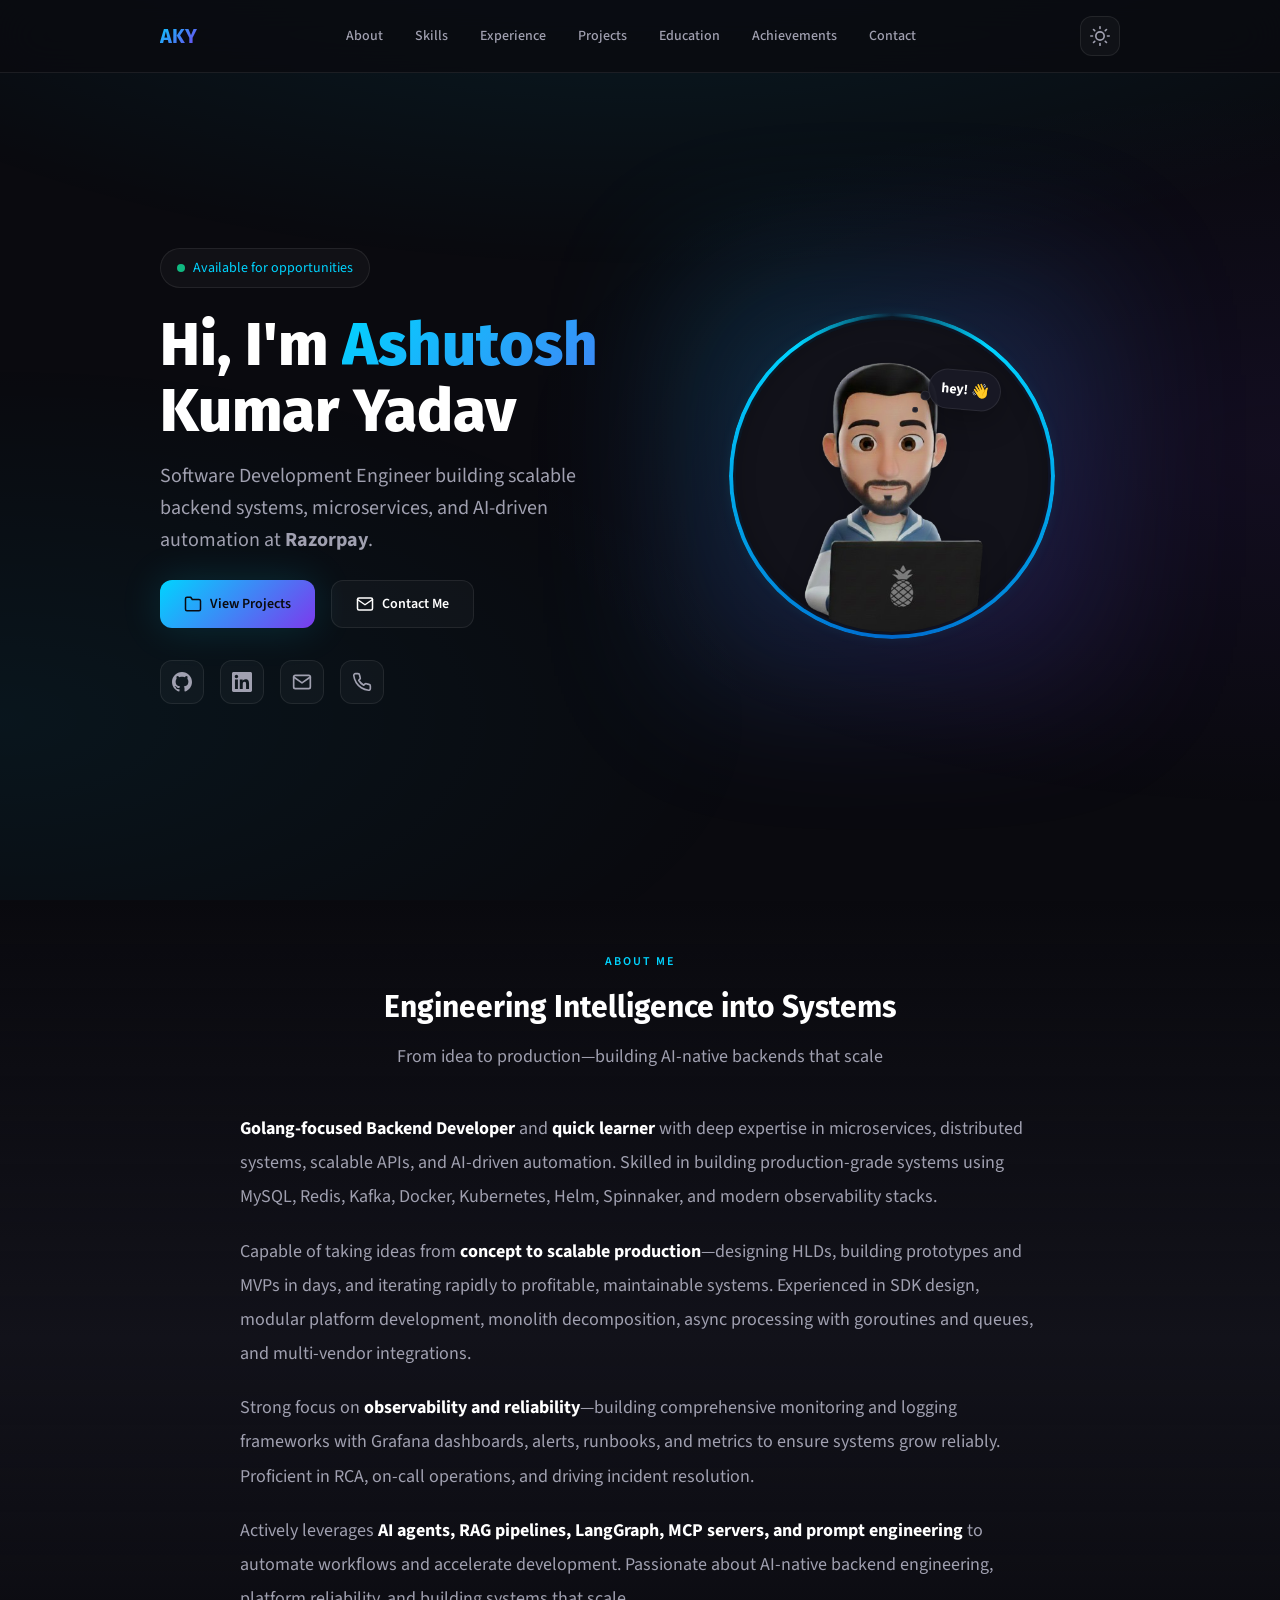
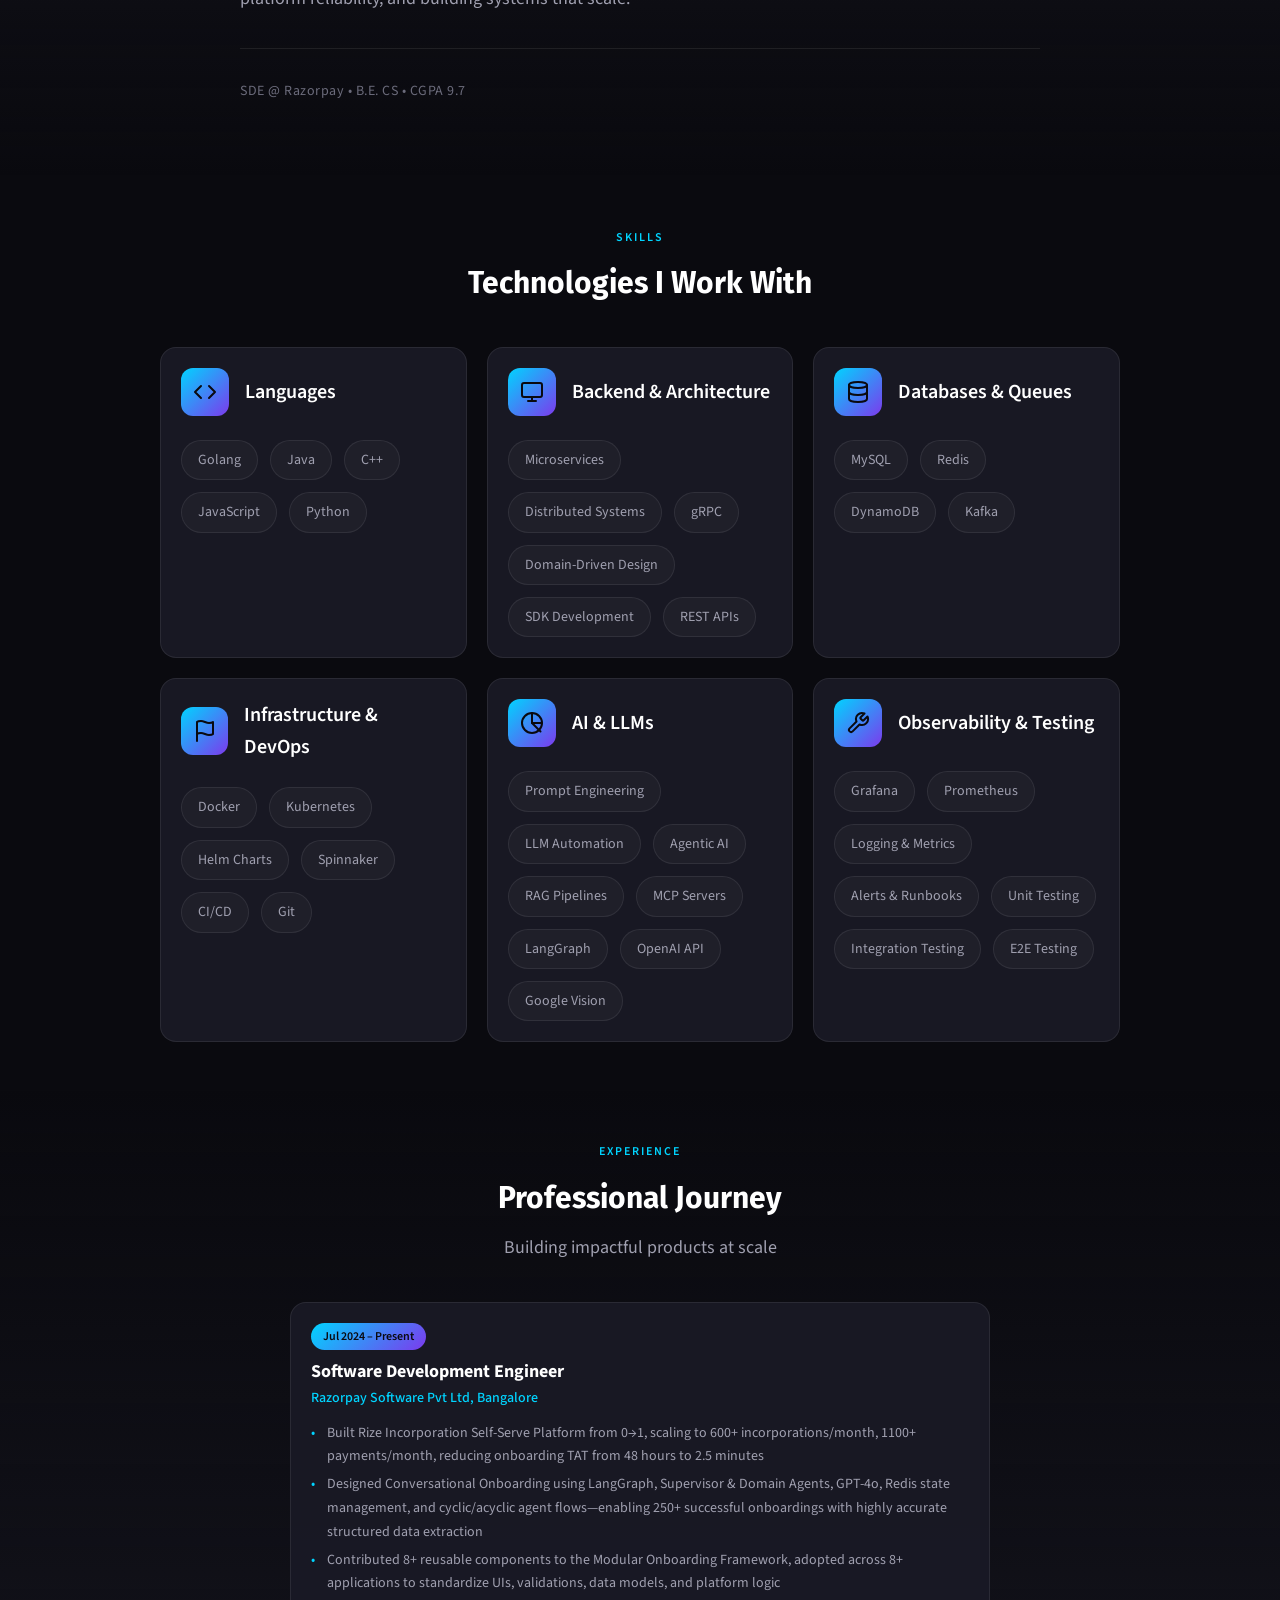
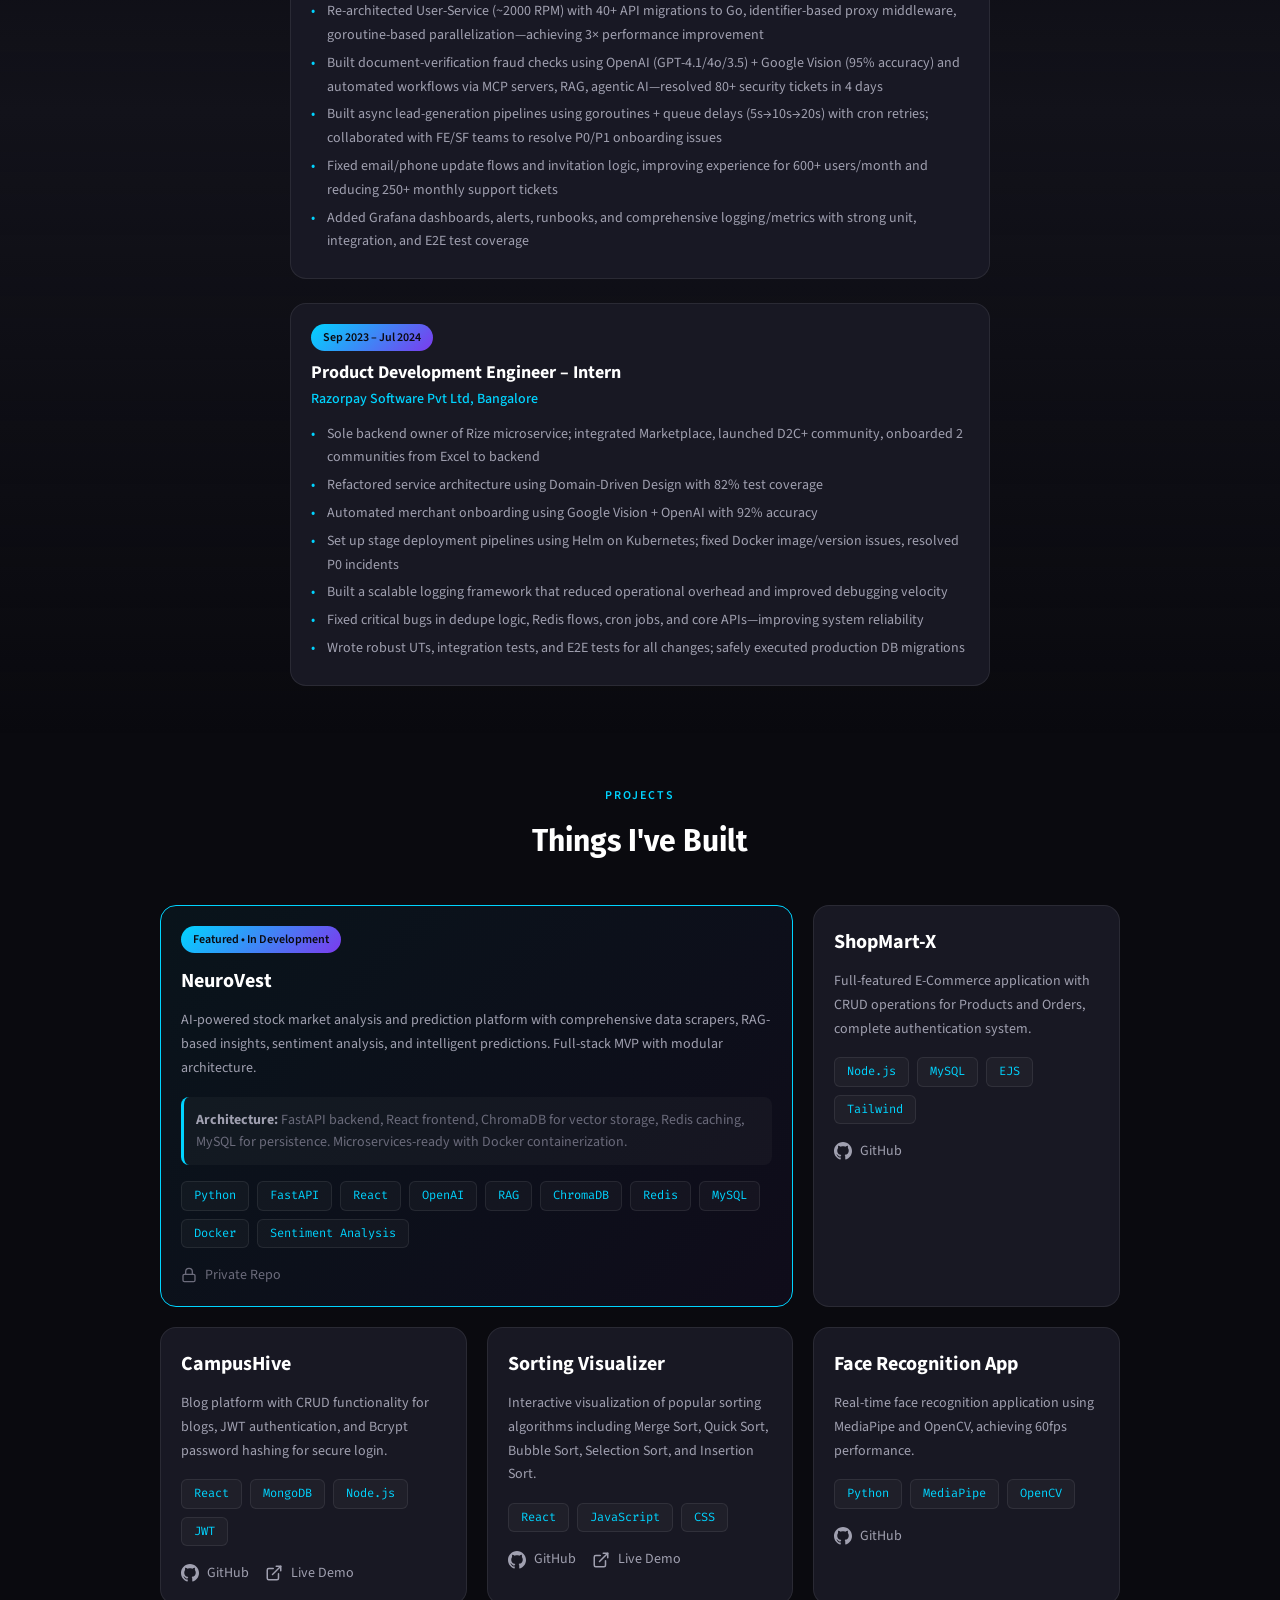
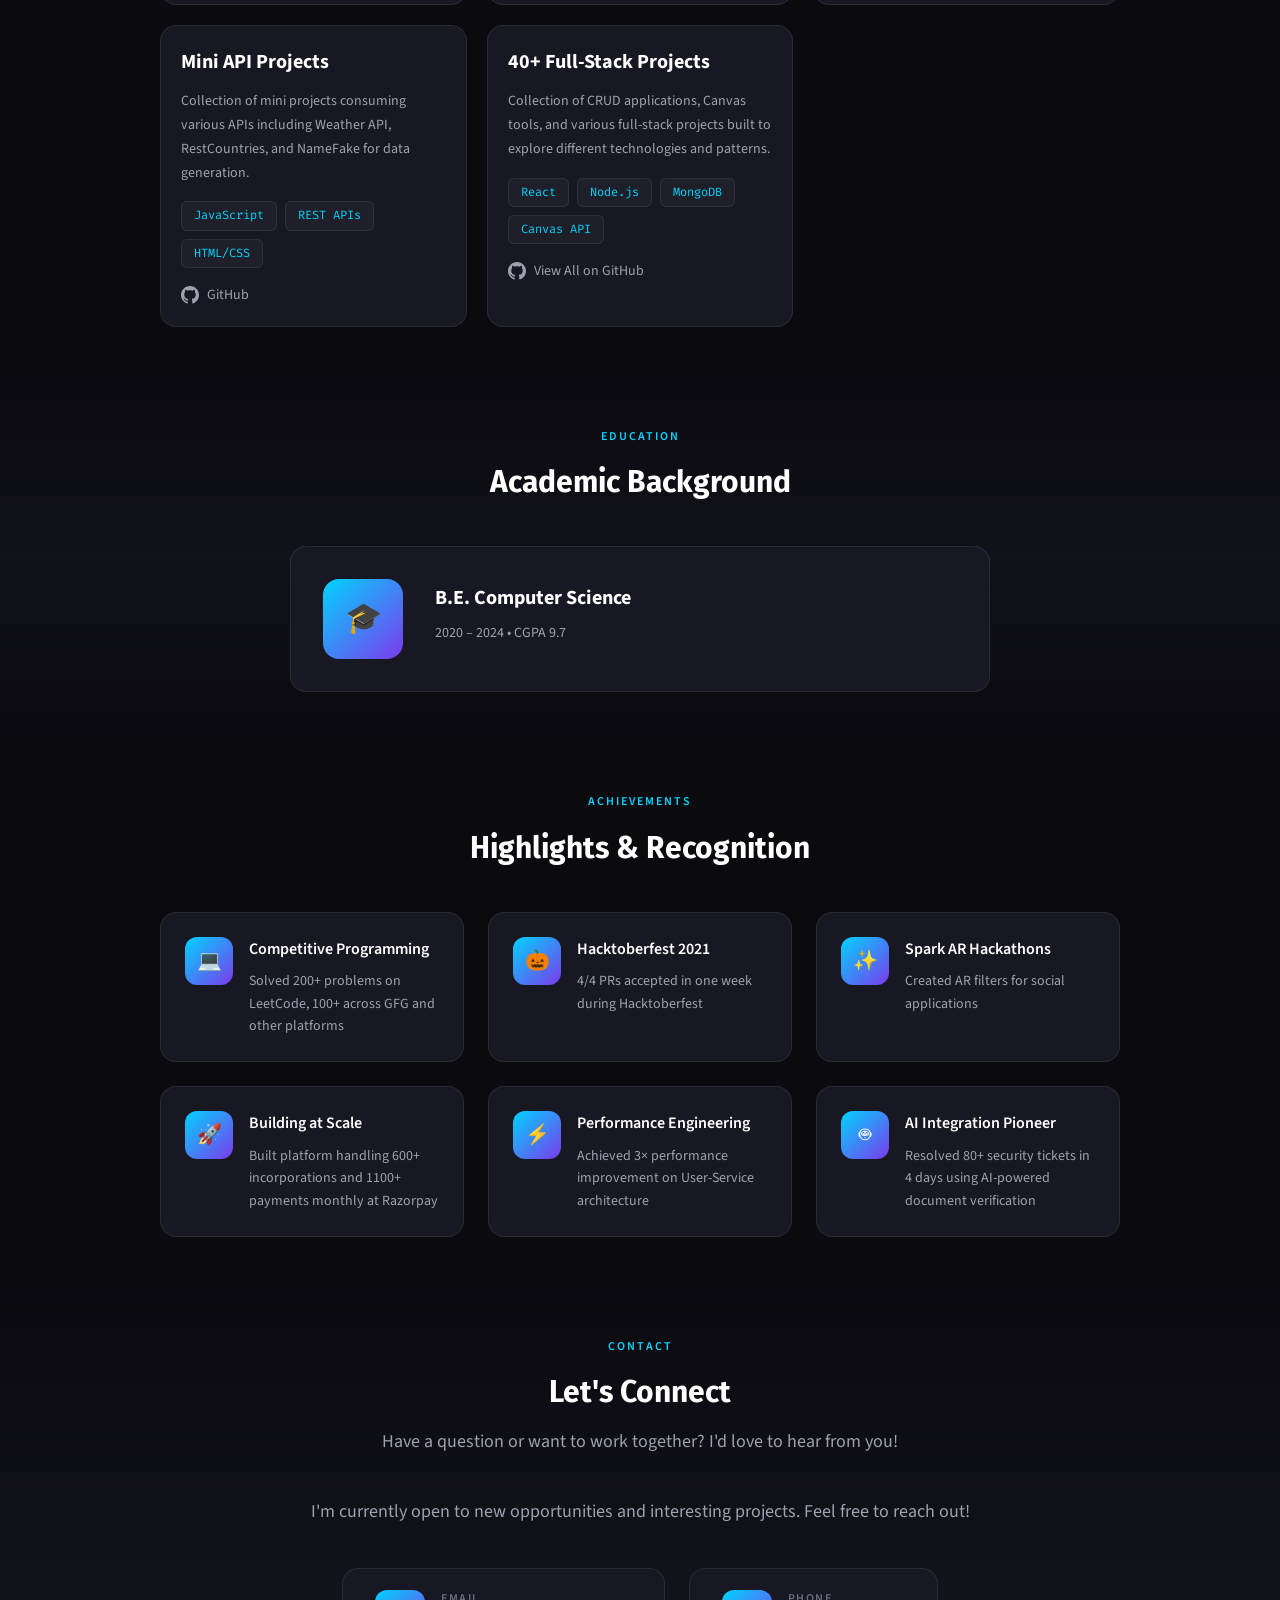
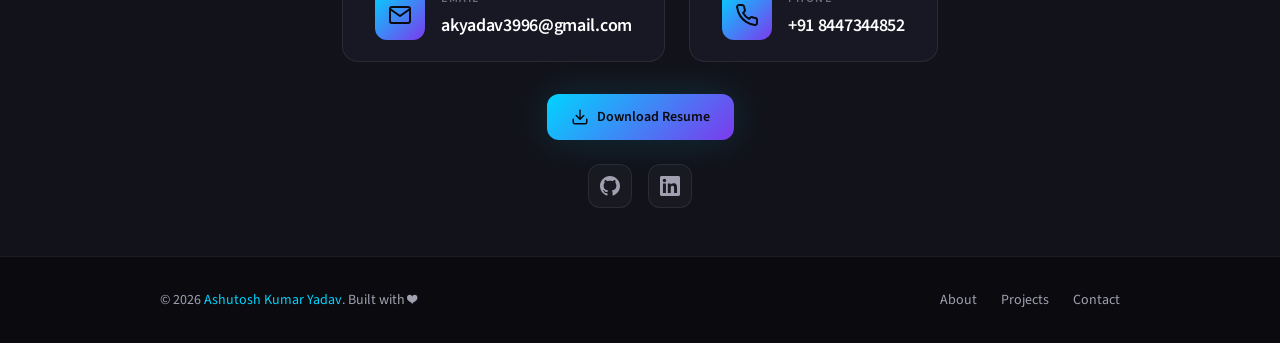
<file: index.html>
<!DOCTYPE html>
<html lang="en">

<head>
  <!-- Google Analytics -->
  <script async src="https://www.googletagmanager.com/gtag/js?id=G-9DFD12T1WW"></script>
  <script>
    window.dataLayer = window.dataLayer || [];
    function gtag() { dataLayer.push(arguments); }
    gtag('js', new Date());
    gtag('config', 'G-9DFD12T1WW');
  </script>

  <meta charset="UTF-8">
  <meta name="viewport" content="width=device-width, initial-scale=1.0">

  <!-- Primary SEO -->
  <title>
    Ashutosh Kumar Yadav | Backend Engineer at Razorpay | Go, Distributed Systems, AI
  </title>

  <meta name="description" content="
    Ashutosh Kumar Yadav is a Backend Software Engineer at Razorpay, specializing in Go, distributed systems, Kafka,
    microservices, and AI-driven automation. View portfolio, experience, projects, and achievements.
  ">

  <meta name="author" content="Ashutosh Kumar Yadav">

  <!-- Canonical -->
  <link rel="canonical" href="https://ashutoshky.vercel.app/" />

  <!-- Open Graph -->
  <meta property="og:type" content="website">
  <meta property="og:title" content="Ashutosh Kumar Yadav | Backend Engineer at Razorpay">
  <meta property="og:description"
    content="Portfolio of Ashutosh Kumar Yadav — Backend Engineer at Razorpay working on Go, Kafka, distributed systems, and AI.">
  <meta property="og:url" content="https://ashutoshky.vercel.app/">
  <meta property="og:image" content="https://ashutoshky.vercel.app/assets/images/profile.png">

  <!-- Twitter -->
  <meta name="twitter:card" content="summary_large_image">
  <meta name="twitter:title" content="Ashutosh Kumar Yadav | Backend Engineer at Razorpay">
  <meta name="twitter:description"
    content="Go backend engineer at Razorpay building scalable distributed systems and AI-driven platforms.">
  <meta name="twitter:image" content="https://ashutoshky.vercel.app/assets/images/profile.png">

  <!-- Structured Data: Person -->
  <script type="application/ld+json">
  {
    "@context": "https://schema.org",
    "@type": "Person",
    "name": "Ashutosh Kumar Yadav",
    "url": "https://ashutoshky.vercel.app",
    "jobTitle": "Backend Software Engineer",
    "worksFor": {
      "@type": "Organization",
      "name": "Razorpay"
    },
    "sameAs": [
      "https://www.linkedin.com/in/ashutosh-kumar-yadav",
      "https://github.com/AshutoshKY"
    ]
  }
  </script>

  <!-- Fonts & Styles -->
  <link rel="preconnect" href="https://fonts.googleapis.com">
  <link rel="preconnect" href="https://fonts.gstatic.com" crossorigin>
  <link
    href="https://fonts.googleapis.com/css2?family=Fira+Sans:wght@400;500;600;700&family=Source+Sans+Pro:wght@400;600;700&family=Fira+Code&family=Inter:wght@400;500;600&family=Outfit:wght@500;600&display=swap"
    rel="stylesheet">
  <link rel="stylesheet" href="css/style.css?v=2">
</head>


<body>
  <!-- Background Effects -->
  <div class="bg-gradient-overlay"></div>
  <div class="bg-grid"></div>

  <!-- Navigation -->
  <nav class="navbar">
    <div class="container">
      <a href="#" class="nav-logo">AKY</a>
      <ul class="nav-links" id="navLinks">
        <li><a href="#about" class="nav-link">About</a></li>
        <li><a href="#skills" class="nav-link">Skills</a></li>
        <li><a href="#experience" class="nav-link">Experience</a></li>
        <li><a href="#projects" class="nav-link">Projects</a></li>
        <li><a href="#education" class="nav-link">Education</a></li>
        <li><a href="#achievements" class="nav-link">Achievements</a></li>
        <li><a href="#contact" class="nav-link">Contact</a></li>
      </ul>
      <button class="theme-toggle" id="themeToggle" aria-label="Toggle theme">
        <svg class="sun-icon" width="20" height="20" viewBox="0 0 24 24" fill="none" stroke="currentColor"
          stroke-width="2" stroke-linecap="round" stroke-linejoin="round">
          <circle cx="12" cy="12" r="5"></circle>
          <line x1="12" y1="1" x2="12" y2="3"></line>
          <line x1="12" y1="21" x2="12" y2="23"></line>
          <line x1="4.22" y1="4.22" x2="5.64" y2="5.64"></line>
          <line x1="18.36" y1="18.36" x2="19.78" y2="19.78"></line>
          <line x1="1" y1="12" x2="3" y2="12"></line>
          <line x1="21" y1="12" x2="23" y2="12"></line>
          <line x1="4.22" y1="19.78" x2="5.64" y2="18.36"></line>
          <line x1="18.36" y1="5.64" x2="19.78" y2="4.22"></line>
        </svg>
        <svg class="moon-icon" width="20" height="20" viewBox="0 0 24 24" fill="none" stroke="currentColor"
          stroke-width="2" stroke-linecap="round" stroke-linejoin="round">
          <path d="M21 12.79A9 9 0 1 1 11.21 3 7 7 0 0 0 21 12.79z"></path>
        </svg>
      </button>
      <button class="nav-toggle" id="navToggle" aria-label="Toggle navigation">
        <span></span>
        <span></span>
        <span></span>
      </button>
    </div>
  </nav>

  <!-- Hero Section -->
  <section class="hero" id="hero">
    <div class="container">
      <div class="hero-content">
        <div class="hero-badge">
          <span class="dot"></span>
          Available for opportunities
        </div>
        <h1 class="hero-title">
          Hi, I'm <span class="gradient-text">Ashutosh</span><br>
          Kumar Yadav
        </h1>
        <p class="hero-subtitle">
          Software Development Engineer building scalable backend systems, microservices, and AI-driven automation at
          <strong>Razorpay</strong>.
        </p>
        <div class="hero-buttons">
          <a href="#projects" class="btn btn-primary">
            <svg width="18" height="18" viewBox="0 0 24 24" fill="none" stroke="currentColor" stroke-width="2"
              stroke-linecap="round" stroke-linejoin="round">
              <path d="M22 19a2 2 0 0 1-2 2H4a2 2 0 0 1-2-2V5a2 2 0 0 1 2-2h5l2 3h9a2 2 0 0 1 2 2z"></path>
            </svg>
            View Projects
          </a>
          <a href="#contact" class="btn btn-secondary">
            <svg width="18" height="18" viewBox="0 0 24 24" fill="none" stroke="currentColor" stroke-width="2"
              stroke-linecap="round" stroke-linejoin="round">
              <path d="M4 4h16c1.1 0 2 .9 2 2v12c0 1.1-.9 2-2 2H4c-1.1 0-2-.9-2-2V6c0-1.1.9-2 2-2z"></path>
              <polyline points="22,6 12,13 2,6"></polyline>
            </svg>
            Contact Me
          </a>
        </div>
        <div class="hero-socials">
          <a href="https://github.com/AshutoshKY" target="_blank" rel="noopener noreferrer" class="social-link"
            aria-label="GitHub">
            <svg viewBox="0 0 24 24" fill="currentColor">
              <path
                d="M12 0c-6.626 0-12 5.373-12 12 0 5.302 3.438 9.8 8.207 11.387.599.111.793-.261.793-.577v-2.234c-3.338.726-4.033-1.416-4.033-1.416-.546-1.387-1.333-1.756-1.333-1.756-1.089-.745.083-.729.083-.729 1.205.084 1.839 1.237 1.839 1.237 1.07 1.834 2.807 1.304 3.492.997.107-.775.418-1.305.762-1.604-2.665-.305-5.467-1.334-5.467-5.931 0-1.311.469-2.381 1.236-3.221-.124-.303-.535-1.524.117-3.176 0 0 1.008-.322 3.301 1.23.957-.266 1.983-.399 3.003-.404 1.02.005 2.047.138 3.006.404 2.291-1.552 3.297-1.23 3.297-1.23.653 1.653.242 2.874.118 3.176.77.84 1.235 1.911 1.235 3.221 0 4.609-2.807 5.624-5.479 5.921.43.372.823 1.102.823 2.222v3.293c0 .319.192.694.801.576 4.765-1.589 8.199-6.086 8.199-11.386 0-6.627-5.373-12-12-12z" />
            </svg>
          </a>
          <a href="https://linkedin.com/in/ashutosh-kumar-yadav" target="_blank" rel="noopener noreferrer"
            class="social-link" aria-label="LinkedIn">
            <svg viewBox="0 0 24 24" fill="currentColor">
              <path
                d="M20.447 20.452h-3.554v-5.569c0-1.328-.027-3.037-1.852-3.037-1.853 0-2.136 1.445-2.136 2.939v5.667H9.351V9h3.414v1.561h.046c.477-.9 1.637-1.85 3.37-1.85 3.601 0 4.267 2.37 4.267 5.455v6.286zM5.337 7.433c-1.144 0-2.063-.926-2.063-2.065 0-1.138.92-2.063 2.063-2.063 1.14 0 2.064.925 2.064 2.063 0 1.139-.925 2.065-2.064 2.065zm1.782 13.019H3.555V9h3.564v11.452zM22.225 0H1.771C.792 0 0 .774 0 1.729v20.542C0 23.227.792 24 1.771 24h20.451C23.2 24 24 23.227 24 22.271V1.729C24 .774 23.2 0 22.222 0h.003z" />
            </svg>
          </a>
          <a href="mailto:akyadav3996@gmail.com" class="social-link" aria-label="Email">
            <svg viewBox="0 0 24 24" fill="none" stroke="currentColor" stroke-width="2" stroke-linecap="round"
              stroke-linejoin="round">
              <path d="M4 4h16c1.1 0 2 .9 2 2v12c0 1.1-.9 2-2 2H4c-1.1 0-2-.9-2-2V6c0-1.1.9-2 2-2z"></path>
              <polyline points="22,6 12,13 2,6"></polyline>
            </svg>
          </a>
          <a href="tel:+918447344852" class="social-link" aria-label="Phone">
            <svg viewBox="0 0 24 24" fill="none" stroke="currentColor" stroke-width="2" stroke-linecap="round"
              stroke-linejoin="round">
              <path
                d="M22 16.92v3a2 2 0 0 1-2.18 2 19.79 19.79 0 0 1-8.63-3.07 19.5 19.5 0 0 1-6-6 19.79 19.79 0 0 1-3.07-8.67A2 2 0 0 1 4.11 2h3a2 2 0 0 1 2 1.72 12.84 12.84 0 0 0 .7 2.81 2 2 0 0 1-.45 2.11L8.09 9.91a16 16 0 0 0 6 6l1.27-1.27a2 2 0 0 1 2.11-.45 12.84 12.84 0 0 0 2.81.7A2 2 0 0 1 22 16.92z">
              </path>
            </svg>
          </a>
        </div>
      </div>
      <div class="hero-visual">
        <div class="hero-blob"></div>
        <div class="hero-image-wrapper" id="heroOrbit">
          <div class="hero-image">
            <div class="speech-bubble">hey! 👋</div>
            <img src="assets/images/profile.png" alt="Ashutosh Kumar Yadav - Backend Software Engineer at Razorpay"
              class="profile-img">

          </div>
          <!-- Orbit objects spawned by JS -->
        </div>
      </div>
    </div>
    </div>
  </section>

  <!-- About Section -->
  <section class="about" id="about">
    <div class="container">
      <div class="section-header reveal">
        <span class="section-label">About Me</span>
        <h2 class="section-title">Engineering Intelligence into Systems</h2>
        <p class="section-subtitle">From idea to production—building AI-native backends that scale</p>
      </div>
      <div class="about-content-full reveal">
        <div class="about-text">
          <p>
            <strong>Golang-focused Backend Developer</strong> and <strong>quick learner</strong> with deep expertise in
            microservices, distributed systems, scalable APIs, and AI-driven automation. Skilled in building
            production-grade systems using MySQL, Redis, Kafka, Docker, Kubernetes, Helm, Spinnaker, and modern
            observability stacks.
          </p>
          <p>
            Capable of taking ideas from <strong>concept to scalable production</strong>—designing HLDs, building
            prototypes and MVPs in days, and iterating rapidly to profitable, maintainable systems. Experienced in SDK
            design, modular platform development, monolith decomposition, async processing with goroutines and queues,
            and multi-vendor integrations.
          </p>
          <p>
            Strong focus on <strong>observability and reliability</strong>—building comprehensive monitoring and logging
            frameworks with Grafana dashboards, alerts, runbooks, and metrics to ensure systems grow reliably.
            Proficient in RCA, on-call operations, and driving incident resolution.
          </p>
          <p>
            Actively leverages <strong>AI agents, RAG pipelines, LangGraph, MCP servers, and prompt engineering</strong>
            to automate workflows and accelerate development. Passionate about AI-native backend engineering, platform
            reliability, and building systems that scale.
          </p>
          <p class="about-meta">
            <span>SDE @ Razorpay • B.E. CS • CGPA 9.7</span>
          </p>
        </div>
      </div>
    </div>
  </section>

  <!-- Skills Section -->
  <section class="skills" id="skills">
    <div class="container">
      <div class="section-header reveal">
        <span class="section-label">Skills</span>
        <h2 class="section-title">Technologies I Work With</h2>
      </div>
      <div class="skills-grid">
        <div class="skill-category reveal">
          <div class="skill-category-header">
            <div class="skill-category-icon">
              <svg viewBox="0 0 24 24" fill="none" stroke="currentColor" stroke-width="2" stroke-linecap="round"
                stroke-linejoin="round">
                <polyline points="16 18 22 12 16 6"></polyline>
                <polyline points="8 6 2 12 8 18"></polyline>
              </svg>
            </div>
            <h3 class="skill-category-title">Languages</h3>
          </div>
          <div class="skill-tags">
            <span class="skill-tag">Golang</span>
            <span class="skill-tag">Java</span>
            <span class="skill-tag">C++</span>
            <span class="skill-tag">JavaScript</span>
            <span class="skill-tag">Python</span>
          </div>
        </div>

        <div class="skill-category reveal">
          <div class="skill-category-header">
            <div class="skill-category-icon">
              <svg viewBox="0 0 24 24" fill="none" stroke="currentColor" stroke-width="2" stroke-linecap="round"
                stroke-linejoin="round">
                <rect x="2" y="3" width="20" height="14" rx="2" ry="2"></rect>
                <line x1="8" y1="21" x2="16" y2="21"></line>
                <line x1="12" y1="17" x2="12" y2="21"></line>
              </svg>
            </div>
            <h3 class="skill-category-title">Backend & Architecture</h3>
          </div>
          <div class="skill-tags">
            <span class="skill-tag">Microservices</span>
            <span class="skill-tag">Distributed Systems</span>
            <span class="skill-tag">gRPC</span>
            <span class="skill-tag">Domain-Driven Design</span>
            <span class="skill-tag">SDK Development</span>
            <span class="skill-tag">REST APIs</span>
          </div>
        </div>

        <div class="skill-category reveal">
          <div class="skill-category-header">
            <div class="skill-category-icon">
              <svg viewBox="0 0 24 24" fill="none" stroke="currentColor" stroke-width="2" stroke-linecap="round"
                stroke-linejoin="round">
                <ellipse cx="12" cy="5" rx="9" ry="3"></ellipse>
                <path d="M21 12c0 1.66-4 3-9 3s-9-1.34-9-3"></path>
                <path d="M3 5v14c0 1.66 4 3 9 3s9-1.34 9-3V5"></path>
              </svg>
            </div>
            <h3 class="skill-category-title">Databases & Queues</h3>
          </div>
          <div class="skill-tags">
            <span class="skill-tag">MySQL</span>
            <span class="skill-tag">Redis</span>
            <span class="skill-tag">DynamoDB</span>
            <span class="skill-tag">Kafka</span>
          </div>
        </div>

        <div class="skill-category reveal">
          <div class="skill-category-header">
            <div class="skill-category-icon">
              <svg viewBox="0 0 24 24" fill="none" stroke="currentColor" stroke-width="2" stroke-linecap="round"
                stroke-linejoin="round">
                <path d="M4 15s1-1 4-1 5 2 8 2 4-1 4-1V3s-1 1-4 1-5-2-8-2-4 1-4 1z"></path>
                <line x1="4" y1="22" x2="4" y2="15"></line>
              </svg>
            </div>
            <h3 class="skill-category-title">Infrastructure & DevOps</h3>
          </div>
          <div class="skill-tags">
            <span class="skill-tag">Docker</span>
            <span class="skill-tag">Kubernetes</span>
            <span class="skill-tag">Helm Charts</span>
            <span class="skill-tag">Spinnaker</span>
            <span class="skill-tag">CI/CD</span>
            <span class="skill-tag">Git</span>
          </div>
        </div>

        <div class="skill-category reveal">
          <div class="skill-category-header">
            <div class="skill-category-icon">
              <svg viewBox="0 0 24 24" fill="none" stroke="currentColor" stroke-width="2" stroke-linecap="round"
                stroke-linejoin="round">
                <path d="M12 2a10 10 0 1 0 10 10H12V2z"></path>
                <path d="M12 2a10 10 0 0 1 10 10"></path>
                <path d="M12 12l8.5 8.5"></path>
              </svg>
            </div>
            <h3 class="skill-category-title">AI & LLMs</h3>
          </div>
          <div class="skill-tags">
            <span class="skill-tag">Prompt Engineering</span>
            <span class="skill-tag">LLM Automation</span>
            <span class="skill-tag">Agentic AI</span>
            <span class="skill-tag">RAG Pipelines</span>
            <span class="skill-tag">MCP Servers</span>
            <span class="skill-tag">LangGraph</span>
            <span class="skill-tag">OpenAI API</span>
            <span class="skill-tag">Google Vision</span>
          </div>
        </div>

        <div class="skill-category reveal">
          <div class="skill-category-header">
            <div class="skill-category-icon">
              <svg viewBox="0 0 24 24" fill="none" stroke="currentColor" stroke-width="2" stroke-linecap="round"
                stroke-linejoin="round">
                <path
                  d="M14.7 6.3a1 1 0 0 0 0 1.4l1.6 1.6a1 1 0 0 0 1.4 0l3.77-3.77a6 6 0 0 1-7.94 7.94l-6.91 6.91a2.12 2.12 0 0 1-3-3l6.91-6.91a6 6 0 0 1 7.94-7.94l-3.76 3.76z">
                </path>
              </svg>
            </div>
            <h3 class="skill-category-title">Observability & Testing</h3>
          </div>
          <div class="skill-tags">
            <span class="skill-tag">Grafana</span>
            <span class="skill-tag">Prometheus</span>
            <span class="skill-tag">Logging & Metrics</span>
            <span class="skill-tag">Alerts & Runbooks</span>
            <span class="skill-tag">Unit Testing</span>
            <span class="skill-tag">Integration Testing</span>
            <span class="skill-tag">E2E Testing</span>
          </div>
        </div>
      </div>
    </div>
  </section>

  <!-- Experience Section -->
  <section class="experience" id="experience">
    <div class="container">
      <div class="section-header reveal">
        <span class="section-label">Experience</span>
        <h2 class="section-title">Professional Journey</h2>
        <p class="section-subtitle">Building impactful products at scale</p>
      </div>
      <div class="timeline">
        <div class="timeline-item reveal-left">
          <div class="timeline-dot"></div>
          <div class="timeline-content">
            <span class="timeline-date">Jul 2024 – Present</span>
            <h3 class="timeline-title">Software Development Engineer</h3>
            <p class="timeline-company">Razorpay Software Pvt Ltd, Bangalore</p>
            <div class="timeline-description">
              <ul>
                <li>Built Rize Incorporation Self-Serve Platform from 0→1, scaling to 600+ incorporations/month, 1100+
                  payments/month, reducing onboarding TAT from 48 hours to 2.5 minutes</li>
                <li>Designed Conversational Onboarding using LangGraph, Supervisor & Domain Agents, GPT-4o, Redis state
                  management, and cyclic/acyclic agent flows—enabling 250+ successful onboardings with highly accurate
                  structured data extraction</li>
                <li>Contributed 8+ reusable components to the Modular Onboarding Framework, adopted across 8+
                  applications to standardize UIs, validations, data models, and platform logic</li>
                <li>Re-architected User-Service (~2000 RPM) with 40+ API migrations to Go, identifier-based proxy
                  middleware, goroutine-based parallelization—achieving 3× performance improvement</li>
                <li>Built document-verification fraud checks using OpenAI (GPT-4.1/4o/3.5) + Google Vision (95%
                  accuracy) and automated workflows via MCP servers, RAG, agentic AI—resolved 80+ security tickets in 4
                  days</li>
                <li>Built async lead-generation pipelines using goroutines + queue delays (5s→10s→20s) with cron
                  retries; collaborated with FE/SF teams to resolve P0/P1 onboarding issues</li>
                <li>Fixed email/phone update flows and invitation logic, improving experience for 600+ users/month and
                  reducing 250+ monthly support tickets</li>
                <li>Added Grafana dashboards, alerts, runbooks, and comprehensive logging/metrics with strong unit,
                  integration, and E2E test coverage</li>
              </ul>
            </div>
          </div>
        </div>

        <div class="timeline-item reveal-right">
          <div class="timeline-dot"></div>
          <div class="timeline-content">
            <span class="timeline-date">Sep 2023 – Jul 2024</span>
            <h3 class="timeline-title">Product Development Engineer – Intern</h3>
            <p class="timeline-company">Razorpay Software Pvt Ltd, Bangalore</p>
            <div class="timeline-description">
              <ul>
                <li>Sole backend owner of Rize microservice; integrated Marketplace, launched D2C+ community, onboarded
                  2 communities from Excel to backend</li>
                <li>Refactored service architecture using Domain-Driven Design with 82% test coverage</li>
                <li>Automated merchant onboarding using Google Vision + OpenAI with 92% accuracy</li>
                <li>Set up stage deployment pipelines using Helm on Kubernetes; fixed Docker image/version issues,
                  resolved P0 incidents</li>
                <li>Built a scalable logging framework that reduced operational overhead and improved debugging velocity
                </li>
                <li>Fixed critical bugs in dedupe logic, Redis flows, cron jobs, and core APIs—improving system
                  reliability</li>
                <li>Wrote robust UTs, integration tests, and E2E tests for all changes; safely executed production DB
                  migrations</li>
              </ul>
            </div>
          </div>
        </div>
      </div>
    </div>
  </section>

  <!-- Projects Section -->
  <section class="projects" id="projects">
    <div class="container">
      <div class="section-header reveal">
        <span class="section-label">Projects</span>
        <h2 class="section-title">Things I've Built</h2>
      </div>
      <div class="projects-grid">
        <!-- Featured Project: NeuroVest -->
        <div class="project-card featured reveal">

          <div class="project-body">
            <div class="project-badge">Featured • In Development</div>
            <h3 class="project-title">NeuroVest</h3>
            <p class="project-description">
              AI-powered stock market analysis and prediction platform with comprehensive data scrapers, RAG-based
              insights, sentiment analysis, and intelligent predictions. Full-stack MVP with modular architecture.
            </p>
            <div class="project-architecture">
              <strong>Architecture:</strong> FastAPI backend, React frontend, ChromaDB for vector storage, Redis
              caching, MySQL for persistence. Microservices-ready with Docker containerization.
            </div>
            <div class="project-tech">
              <span class="tech-tag">Python</span>
              <span class="tech-tag">FastAPI</span>
              <span class="tech-tag">React</span>
              <span class="tech-tag">OpenAI</span>
              <span class="tech-tag">RAG</span>
              <span class="tech-tag">ChromaDB</span>
              <span class="tech-tag">Redis</span>
              <span class="tech-tag">MySQL</span>
              <span class="tech-tag">Docker</span>
              <span class="tech-tag">Sentiment Analysis</span>
            </div>
            <div class="project-links">
              <span class="project-link private">
                <svg viewBox="0 0 24 24" fill="none" stroke="currentColor" stroke-width="2" stroke-linecap="round"
                  stroke-linejoin="round">
                  <rect x="3" y="11" width="18" height="11" rx="2" ry="2"></rect>
                  <path d="M7 11V7a5 5 0 0 1 10 0v4"></path>
                </svg>
                Private Repo
              </span>
            </div>
          </div>
        </div>

        <div class="project-card reveal">

          <div class="project-body">
            <h3 class="project-title">ShopMart-X</h3>
            <p class="project-description">
              Full-featured E-Commerce application with CRUD operations for Products and Orders, complete authentication
              system.
            </p>
            <div class="project-tech">
              <span class="tech-tag">Node.js</span>
              <span class="tech-tag">MySQL</span>
              <span class="tech-tag">EJS</span>
              <span class="tech-tag">Tailwind</span>
            </div>
            <div class="project-links">
              <a href="https://github.com/AshutoshKY" target="_blank" rel="noopener noreferrer" class="project-link">
                <svg viewBox="0 0 24 24" fill="currentColor">
                  <path
                    d="M12 0c-6.626 0-12 5.373-12 12 0 5.302 3.438 9.8 8.207 11.387.599.111.793-.261.793-.577v-2.234c-3.338.726-4.033-1.416-4.033-1.416-.546-1.387-1.333-1.756-1.333-1.756-1.089-.745.083-.729.083-.729 1.205.084 1.839 1.237 1.839 1.237 1.07 1.834 2.807 1.304 3.492.997.107-.775.418-1.305.762-1.604-2.665-.305-5.467-1.334-5.467-5.931 0-1.311.469-2.381 1.236-3.221-.124-.303-.535-1.524.117-3.176 0 0 1.008-.322 3.301 1.23.957-.266 1.983-.399 3.003-.404 1.02.005 2.047.138 3.006.404 2.291-1.552 3.297-1.23 3.297-1.23.653 1.653.242 2.874.118 3.176.77.84 1.235 1.911 1.235 3.221 0 4.609-2.807 5.624-5.479 5.921.43.372.823 1.102.823 2.222v3.293c0 .319.192.694.801.576 4.765-1.589 8.199-6.086 8.199-11.386 0-6.627-5.373-12-12-12z" />
                </svg>
                GitHub
              </a>
            </div>
          </div>
        </div>

        <div class="project-card reveal">

          <div class="project-body">
            <h3 class="project-title">CampusHive</h3>
            <p class="project-description">
              Blog platform with CRUD functionality for blogs, JWT authentication, and Bcrypt password hashing for
              secure login.
            </p>
            <div class="project-tech">
              <span class="tech-tag">React</span>
              <span class="tech-tag">MongoDB</span>
              <span class="tech-tag">Node.js</span>
              <span class="tech-tag">JWT</span>
            </div>
            <div class="project-links">
              <a href="https://github.com/AshutoshKY" target="_blank" rel="noopener noreferrer" class="project-link">
                <svg viewBox="0 0 24 24" fill="currentColor">
                  <path
                    d="M12 0c-6.626 0-12 5.373-12 12 0 5.302 3.438 9.8 8.207 11.387.599.111.793-.261.793-.577v-2.234c-3.338.726-4.033-1.416-4.033-1.416-.546-1.387-1.333-1.756-1.333-1.756-1.089-.745.083-.729.083-.729 1.205.084 1.839 1.237 1.839 1.237 1.07 1.834 2.807 1.304 3.492.997.107-.775.418-1.305.762-1.604-2.665-.305-5.467-1.334-5.467-5.931 0-1.311.469-2.381 1.236-3.221-.124-.303-.535-1.524.117-3.176 0 0 1.008-.322 3.301 1.23.957-.266 1.983-.399 3.003-.404 1.02.005 2.047.138 3.006.404 2.291-1.552 3.297-1.23 3.297-1.23.653 1.653.242 2.874.118 3.176.77.84 1.235 1.911 1.235 3.221 0 4.609-2.807 5.624-5.479 5.921.43.372.823 1.102.823 2.222v3.293c0 .319.192.694.801.576 4.765-1.589 8.199-6.086 8.199-11.386 0-6.627-5.373-12-12-12z" />
                </svg>
                GitHub
              </a>
              <a href="#" class="project-link">
                <svg viewBox="0 0 24 24" fill="none" stroke="currentColor" stroke-width="2" stroke-linecap="round"
                  stroke-linejoin="round">
                  <path d="M18 13v6a2 2 0 0 1-2 2H5a2 2 0 0 1-2-2V8a2 2 0 0 1 2-2h6"></path>
                  <polyline points="15 3 21 3 21 9"></polyline>
                  <line x1="10" y1="14" x2="21" y2="3"></line>
                </svg>
                Live Demo
              </a>
            </div>
          </div>
        </div>

        <div class="project-card reveal">

          <div class="project-body">
            <h3 class="project-title">Sorting Visualizer</h3>
            <p class="project-description">
              Interactive visualization of popular sorting algorithms including Merge Sort, Quick Sort, Bubble Sort,
              Selection Sort, and Insertion Sort.
            </p>
            <div class="project-tech">
              <span class="tech-tag">React</span>
              <span class="tech-tag">JavaScript</span>
              <span class="tech-tag">CSS</span>
            </div>
            <div class="project-links">
              <a href="https://github.com/AshutoshKY" target="_blank" rel="noopener noreferrer" class="project-link">
                <svg viewBox="0 0 24 24" fill="currentColor">
                  <path
                    d="M12 0c-6.626 0-12 5.373-12 12 0 5.302 3.438 9.8 8.207 11.387.599.111.793-.261.793-.577v-2.234c-3.338.726-4.033-1.416-4.033-1.416-.546-1.387-1.333-1.756-1.333-1.756-1.089-.745.083-.729.083-.729 1.205.084 1.839 1.237 1.839 1.237 1.07 1.834 2.807 1.304 3.492.997.107-.775.418-1.305.762-1.604-2.665-.305-5.467-1.334-5.467-5.931 0-1.311.469-2.381 1.236-3.221-.124-.303-.535-1.524.117-3.176 0 0 1.008-.322 3.301 1.23.957-.266 1.983-.399 3.003-.404 1.02.005 2.047.138 3.006.404 2.291-1.552 3.297-1.23 3.297-1.23.653 1.653.242 2.874.118 3.176.77.84 1.235 1.911 1.235 3.221 0 4.609-2.807 5.624-5.479 5.921.43.372.823 1.102.823 2.222v3.293c0 .319.192.694.801.576 4.765-1.589 8.199-6.086 8.199-11.386 0-6.627-5.373-12-12-12z" />
                </svg>
                GitHub
              </a>
              <a href="#" class="project-link">
                <svg viewBox="0 0 24 24" fill="none" stroke="currentColor" stroke-width="2" stroke-linecap="round"
                  stroke-linejoin="round">
                  <path d="M18 13v6a2 2 0 0 1-2 2H5a2 2 0 0 1-2-2V8a2 2 0 0 1 2-2h6"></path>
                  <polyline points="15 3 21 3 21 9"></polyline>
                  <line x1="10" y1="14" x2="21" y2="3"></line>
                </svg>
                Live Demo
              </a>
            </div>
          </div>
        </div>

        <div class="project-card reveal">

          <div class="project-body">
            <h3 class="project-title">Face Recognition App</h3>
            <p class="project-description">
              Real-time face recognition application using MediaPipe and OpenCV, achieving 60fps performance.
            </p>
            <div class="project-tech">
              <span class="tech-tag">Python</span>
              <span class="tech-tag">MediaPipe</span>
              <span class="tech-tag">OpenCV</span>
            </div>
            <div class="project-links">
              <a href="https://github.com/AshutoshKY" target="_blank" rel="noopener noreferrer" class="project-link">
                <svg viewBox="0 0 24 24" fill="currentColor">
                  <path
                    d="M12 0c-6.626 0-12 5.373-12 12 0 5.302 3.438 9.8 8.207 11.387.599.111.793-.261.793-.577v-2.234c-3.338.726-4.033-1.416-4.033-1.416-.546-1.387-1.333-1.756-1.333-1.756-1.089-.745.083-.729.083-.729 1.205.084 1.839 1.237 1.839 1.237 1.07 1.834 2.807 1.304 3.492.997.107-.775.418-1.305.762-1.604-2.665-.305-5.467-1.334-5.467-5.931 0-1.311.469-2.381 1.236-3.221-.124-.303-.535-1.524.117-3.176 0 0 1.008-.322 3.301 1.23.957-.266 1.983-.399 3.003-.404 1.02.005 2.047.138 3.006.404 2.291-1.552 3.297-1.23 3.297-1.23.653 1.653.242 2.874.118 3.176.77.84 1.235 1.911 1.235 3.221 0 4.609-2.807 5.624-5.479 5.921.43.372.823 1.102.823 2.222v3.293c0 .319.192.694.801.576 4.765-1.589 8.199-6.086 8.199-11.386 0-6.627-5.373-12-12-12z" />
                </svg>
                GitHub
              </a>
            </div>
          </div>
        </div>

        <div class="project-card reveal">

          <div class="project-body">
            <h3 class="project-title">Mini API Projects</h3>
            <p class="project-description">
              Collection of mini projects consuming various APIs including Weather API, RestCountries, and NameFake for
              data generation.
            </p>
            <div class="project-tech">
              <span class="tech-tag">JavaScript</span>
              <span class="tech-tag">REST APIs</span>
              <span class="tech-tag">HTML/CSS</span>
            </div>
            <div class="project-links">
              <a href="https://github.com/AshutoshKY" target="_blank" rel="noopener noreferrer" class="project-link">
                <svg viewBox="0 0 24 24" fill="currentColor">
                  <path
                    d="M12 0c-6.626 0-12 5.373-12 12 0 5.302 3.438 9.8 8.207 11.387.599.111.793-.261.793-.577v-2.234c-3.338.726-4.033-1.416-4.033-1.416-.546-1.387-1.333-1.756-1.333-1.756-1.089-.745.083-.729.083-.729 1.205.084 1.839 1.237 1.839 1.237 1.07 1.834 2.807 1.304 3.492.997.107-.775.418-1.305.762-1.604-2.665-.305-5.467-1.334-5.467-5.931 0-1.311.469-2.381 1.236-3.221-.124-.303-.535-1.524.117-3.176 0 0 1.008-.322 3.301 1.23.957-.266 1.983-.399 3.003-.404 1.02.005 2.047.138 3.006.404 2.291-1.552 3.297-1.23 3.297-1.23.653 1.653.242 2.874.118 3.176.77.84 1.235 1.911 1.235 3.221 0 4.609-2.807 5.624-5.479 5.921.43.372.823 1.102.823 2.222v3.293c0 .319.192.694.801.576 4.765-1.589 8.199-6.086 8.199-11.386 0-6.627-5.373-12-12-12z" />
                </svg>
                GitHub
              </a>
            </div>
          </div>
        </div>

        <div class="project-card reveal">

          <div class="project-body">
            <h3 class="project-title">40+ Full-Stack Projects</h3>
            <p class="project-description">
              Collection of CRUD applications, Canvas tools, and various full-stack projects built to explore different
              technologies and patterns.
            </p>
            <div class="project-tech">
              <span class="tech-tag">React</span>
              <span class="tech-tag">Node.js</span>
              <span class="tech-tag">MongoDB</span>
              <span class="tech-tag">Canvas API</span>
            </div>
            <div class="project-links">
              <a href="https://github.com/AshutoshKY" target="_blank" rel="noopener noreferrer" class="project-link">
                <svg viewBox="0 0 24 24" fill="currentColor">
                  <path
                    d="M12 0c-6.626 0-12 5.373-12 12 0 5.302 3.438 9.8 8.207 11.387.599.111.793-.261.793-.577v-2.234c-3.338.726-4.033-1.416-4.033-1.416-.546-1.387-1.333-1.756-1.333-1.756-1.089-.745.083-.729.083-.729 1.205.084 1.839 1.237 1.839 1.237 1.07 1.834 2.807 1.304 3.492.997.107-.775.418-1.305.762-1.604-2.665-.305-5.467-1.334-5.467-5.931 0-1.311.469-2.381 1.236-3.221-.124-.303-.535-1.524.117-3.176 0 0 1.008-.322 3.301 1.23.957-.266 1.983-.399 3.003-.404 1.02.005 2.047.138 3.006.404 2.291-1.552 3.297-1.23 3.297-1.23.653 1.653.242 2.874.118 3.176.77.84 1.235 1.911 1.235 3.221 0 4.609-2.807 5.624-5.479 5.921.43.372.823 1.102.823 2.222v3.293c0 .319.192.694.801.576 4.765-1.589 8.199-6.086 8.199-11.386 0-6.627-5.373-12-12-12z" />
                </svg>
                View All on GitHub
              </a>
            </div>
          </div>
        </div>
      </div>
    </div>
  </section>

  <!-- Education Section -->
  <section class="education" id="education">
    <div class="container">
      <div class="section-header reveal">
        <span class="section-label">Education</span>
        <h2 class="section-title">Academic Background</h2>
      </div>
      <div class="education-card reveal-scale">
        <div class="education-icon">🎓</div>
        <div class="education-content">
          <h3>B.E. Computer Science</h3>
          <p class="duration">2020 – 2024 • CGPA 9.7</p>
        </div>
      </div>
    </div>
  </section>

  <!-- Achievements Section -->
  <section class="achievements" id="achievements">
    <div class="container">
      <div class="section-header reveal">
        <span class="section-label">Achievements</span>
        <h2 class="section-title">Highlights & Recognition</h2>
      </div>
      <div class="achievements-grid">
        <div class="achievement-card reveal">
          <div class="achievement-icon">💻</div>
          <div class="achievement-content">
            <h4>Competitive Programming</h4>
            <p>Solved 200+ problems on LeetCode, 100+ across GFG and other platforms</p>
          </div>
        </div>

        <div class="achievement-card reveal">
          <div class="achievement-icon">🎃</div>
          <div class="achievement-content">
            <h4>Hacktoberfest 2021</h4>
            <p>4/4 PRs accepted in one week during Hacktoberfest</p>
          </div>
        </div>

        <div class="achievement-card reveal">
          <div class="achievement-icon">✨</div>
          <div class="achievement-content">
            <h4>Spark AR Hackathons</h4>
            <p>Created AR filters for social applications</p>
          </div>
        </div>

        <div class="achievement-card reveal">
          <div class="achievement-icon">🚀</div>
          <div class="achievement-content">
            <h4>Building at Scale</h4>
            <p>Built platform handling 600+ incorporations and 1100+ payments monthly at Razorpay</p>
          </div>
        </div>

        <div class="achievement-card reveal">
          <div class="achievement-icon">⚡</div>
          <div class="achievement-content">
            <h4>Performance Engineering</h4>
            <p>Achieved 3× performance improvement on User-Service architecture</p>
          </div>
        </div>

        <div class="achievement-card reveal">
          <div class="achievement-icon">🤖</div>
          <div class="achievement-content">
            <h4>AI Integration Pioneer</h4>
            <p>Resolved 80+ security tickets in 4 days using AI-powered document verification</p>
          </div>
        </div>
      </div>
    </div>
  </section>

  <!-- Contact Section -->
  <section class="contact" id="contact">
    <div class="container">
      <div class="section-header reveal">
        <span class="section-label">Contact</span>
        <h2 class="section-title">Let's Connect</h2>
        <p class="section-subtitle">Have a question or want to work together? I'd love to hear from you!</p>
      </div>
      <div class="contact-simple reveal">
        <p class="contact-intro">
          I'm currently open to new opportunities and interesting projects. Feel free to reach out!
        </p>
        <div class="contact-cards">
          <a href="mailto:akyadav3996@gmail.com" class="contact-card">
            <div class="contact-card-icon">
              <svg viewBox="0 0 24 24" fill="none" stroke="currentColor" stroke-width="2" stroke-linecap="round"
                stroke-linejoin="round">
                <path d="M4 4h16c1.1 0 2 .9 2 2v12c0 1.1-.9 2-2 2H4c-1.1 0-2-.9-2-2V6c0-1.1.9-2 2-2z"></path>
                <polyline points="22,6 12,13 2,6"></polyline>
              </svg>
            </div>
            <div class="contact-card-content">
              <span class="contact-card-label">Email</span>
              <span class="contact-card-value">akyadav3996@gmail.com</span>
            </div>
          </a>
          <a href="tel:+918447344852" class="contact-card">
            <div class="contact-card-icon">
              <svg viewBox="0 0 24 24" fill="none" stroke="currentColor" stroke-width="2" stroke-linecap="round"
                stroke-linejoin="round">
                <path
                  d="M22 16.92v3a2 2 0 0 1-2.18 2 19.79 19.79 0 0 1-8.63-3.07 19.5 19.5 0 0 1-6-6 19.79 19.79 0 0 1-3.07-8.67A2 2 0 0 1 4.11 2h3a2 2 0 0 1 2 1.72 12.84 12.84 0 0 0 .7 2.81 2 2 0 0 1-.45 2.11L8.09 9.91a16 16 0 0 0 6 6l1.27-1.27a2 2 0 0 1 2.11-.45 12.84 12.84 0 0 0 2.81.7A2 2 0 0 1 22 16.92z">
                </path>
              </svg>
            </div>
            <div class="contact-card-content">
              <span class="contact-card-label">Phone</span>
              <span class="contact-card-value">+91 8447344852</span>
            </div>
          </a>
        </div>
        <p class="sr-only">
          Resume of Ashutosh Kumar Yadav, Backend Software Engineer at Razorpay
        </p>

        <a href="assets/resume/Ashutosh_Kumar_Yadav_Backend_Engineer.pdf" download
          onclick="gtag('event', 'download', {'event_category': 'resume', 'event_label': 'hero_button'})"
          class="btn btn-primary resume-download">
          <svg width="18" height="18" viewBox="0 0 24 24" fill="none" stroke="currentColor" stroke-width="2"
            stroke-linecap="round" stroke-linejoin="round">
            <path d="M21 15v4a2 2 0 0 1-2 2H5a2 2 0 0 1-2-2v-4"></path>
            <polyline points="7 10 12 15 17 10"></polyline>
            <line x1="12" y1="15" x2="12" y2="3"></line>
          </svg>
          Download Resume
        </a>
        <div class="contact-socials-centered">
          <a href="https://github.com/AshutoshKY" target="_blank" rel="noopener noreferrer" class="social-link"
            aria-label="GitHub">
            <svg viewBox="0 0 24 24" fill="currentColor">
              <path
                d="M12 0c-6.626 0-12 5.373-12 12 0 5.302 3.438 9.8 8.207 11.387.599.111.793-.261.793-.577v-2.234c-3.338.726-4.033-1.416-4.033-1.416-.546-1.387-1.333-1.756-1.333-1.756-1.089-.745.083-.729.083-.729 1.205.084 1.839 1.237 1.839 1.237 1.07 1.834 2.807 1.304 3.492.997.107-.775.418-1.305.762-1.604-2.665-.305-5.467-1.334-5.467-5.931 0-1.311.469-2.381 1.236-3.221-.124-.303-.535-1.524.117-3.176 0 0 1.008-.322 3.301 1.23.957-.266 1.983-.399 3.003-.404 1.02.005 2.047.138 3.006.404 2.291-1.552 3.297-1.23 3.297-1.23.653 1.653.242 2.874.118 3.176.77.84 1.235 1.911 1.235 3.221 0 4.609-2.807 5.624-5.479 5.921.43.372.823 1.102.823 2.222v3.293c0 .319.192.694.801.576 4.765-1.589 8.199-6.086 8.199-11.386 0-6.627-5.373-12-12-12z" />
            </svg>
          </a>
          <a href="https://linkedin.com/in/ashutosh-kumar-yadav" target="_blank" rel="noopener noreferrer"
            class="social-link" aria-label="LinkedIn">
            <svg viewBox="0 0 24 24" fill="currentColor">
              <path
                d="M20.447 20.452h-3.554v-5.569c0-1.328-.027-3.037-1.852-3.037-1.853 0-2.136 1.445-2.136 2.939v5.667H9.351V9h3.414v1.561h.046c.477-.9 1.637-1.85 3.37-1.85 3.601 0 4.267 2.37 4.267 5.455v6.286zM5.337 7.433c-1.144 0-2.063-.926-2.063-2.065 0-1.138.92-2.063 2.063-2.063 1.14 0 2.064.925 2.064 2.063 0 1.139-.925 2.065-2.064 2.065zm1.782 13.019H3.555V9h3.564v11.452zM22.225 0H1.771C.792 0 0 .774 0 1.729v20.542C0 23.227.792 24 1.771 24h20.451C23.2 24 24 23.227 24 22.271V1.729C24 .774 23.2 0 22.222 0h.003z" />
            </svg>
          </a>
        </div>
      </div>
    </div>
  </section>

  <!-- Footer -->
  <footer class="footer">
    <div class="container">
      <p class="footer-text">
        © 2026 <a href="#">Ashutosh Kumar Yadav</a>. Built with ❤️
      </p>
      <div class="footer-links">
        <a href="#about" class="footer-link">About</a>
        <a href="#projects" class="footer-link">Projects</a>
        <a href="#contact" class="footer-link">Contact</a>
      </div>
    </div>
  </footer>

  <!-- Back to Top -->
  <button class="back-to-top" id="backToTop" aria-label="Back to top">
    <svg viewBox="0 0 24 24" fill="none" stroke="currentColor" stroke-width="2" stroke-linecap="round"
      stroke-linejoin="round">
      <polyline points="18 15 12 9 6 15"></polyline>
    </svg>
  </button>

  <!-- JavaScript -->
  <script src="js/main.js"></script>
</body>

</html>
</file>
<file: css/style.css>
/* ===============================================
   MAIN STYLES - Portfolio Website
   Ashutosh Kumar Yadav
   =============================================== */

@import url('https://fonts.googleapis.com/css2?family=Inter:wght@300;400;500;600;700;800&family=Outfit:wght@400;500;600;700;800&family=JetBrains+Mono:wght@400;500&display=swap');
@import url('./variables.css');
@import url('./animations.css');

/* ===============================================
   BASE STYLES
   =============================================== */

*,
*::before,
*::after {
    margin: 0;
    padding: 0;
    box-sizing: border-box;
}

html {
    scroll-behavior: smooth;
    scroll-padding-top: 80px;
}

body {
    font-family: var(--font-primary);
    font-size: var(--text-base);
    font-weight: var(--font-normal);
    line-height: 1.6;
    color: var(--text-primary);
    background-color: var(--bg-primary);
    overflow-x: hidden;
    -webkit-font-smoothing: antialiased;
    -moz-osx-font-smoothing: grayscale;
}

a {
    color: inherit;
    text-decoration: none;
    transition: color var(--transition-fast);
}

ul,
ol {
    list-style: none;
}

img {
    max-width: 100%;
    height: auto;
    display: block;
}

button {
    font-family: inherit;
    cursor: pointer;
    border: none;
    background: none;
}

/* ===============================================
   LAYOUT
   =============================================== */

.container {
    width: 100%;
    max-width: var(--container-max);
    margin: 0 auto;
    padding: 0 var(--container-padding);
}

section {
    padding: var(--space-16) 0;
    position: relative;
}

/* ===============================================
   BACKGROUND EFFECTS
   =============================================== */

.bg-gradient-overlay {
    position: fixed;
    top: 0;
    left: 0;
    width: 100%;
    height: 100%;
    pointer-events: none;
    z-index: -1;
    background:
        radial-gradient(ellipse 80% 50% at 50% -20%, rgba(0, 212, 255, 0.12), transparent),
        radial-gradient(ellipse 60% 40% at 100% 50%, rgba(124, 58, 237, 0.08), transparent),
        radial-gradient(ellipse 60% 40% at 0% 80%, rgba(0, 212, 255, 0.06), transparent);
}

.bg-grid {
    display: none;
}

/* ===============================================
   NAVIGATION
   =============================================== */

.navbar {
    position: fixed;
    top: 0;
    left: 0;
    width: 100%;
    z-index: var(--z-fixed);
    padding: var(--space-4) 0;
    background: var(--navbar-bg, rgba(10, 10, 15, 0.8));
    backdrop-filter: blur(20px);
    border-bottom: 1px solid var(--glass-border);
    animation: slideDown 0.5s ease;
    transition: background var(--transition-base);
}

.navbar.scrolled {
    background: var(--navbar-bg-scrolled, rgba(10, 10, 15, 0.95));
}

.navbar .container {
    display: flex;
    align-items: center;
    justify-content: space-between;
}

.nav-logo {
    font-family: var(--font-display);
    font-size: var(--text-xl);
    font-weight: var(--font-bold);
    background: var(--accent-gradient);
    -webkit-background-clip: text;
    -webkit-text-fill-color: transparent;
    background-clip: text;
}

.nav-links {
    display: flex;
    gap: var(--space-8);
}

.nav-link {
    font-size: var(--text-sm);
    font-weight: var(--font-medium);
    color: var(--text-secondary);
    position: relative;
    padding: var(--space-2) 0;
    transition: color var(--transition-fast);
}

.nav-link::after {
    content: '';
    position: absolute;
    bottom: 0;
    left: 0;
    width: 0;
    height: 2px;
    background: var(--accent-gradient);
    transition: width var(--transition-base);
}

.nav-link:hover {
    color: var(--text-primary);
}

.nav-link:hover::after {
    width: 100%;
}

.nav-toggle {
    display: none;
    flex-direction: column;
    gap: 5px;
    padding: var(--space-2);
}

.nav-toggle span {
    width: 24px;
    height: 2px;
    background: var(--text-primary);
    border-radius: 2px;
    transition: var(--transition-fast);
}

/* Mobile Nav */
@media (max-width: 768px) {
    .nav-toggle {
        display: flex;
    }

    .nav-links {
        position: fixed;
        top: 70px;
        left: 0;
        width: 100%;
        flex-direction: column;
        background: rgba(10, 10, 15, 0.95);
        backdrop-filter: blur(20px);
        padding: var(--space-6);
        gap: var(--space-4);
        transform: translateY(-150%);
        opacity: 0;
        transition: var(--transition-base);
        border-bottom: 1px solid var(--glass-border);
    }

    .nav-links.active {
        transform: translateY(0);
        opacity: 1;
    }

    .nav-link {
        font-size: var(--text-lg);
        padding: var(--space-3) 0;
    }
}

/* Theme Toggle */
.theme-toggle {
    display: flex;
    align-items: center;
    justify-content: center;
    width: 40px;
    height: 40px;
    border-radius: var(--radius-lg);
    background: var(--glass-bg);
    border: 1px solid var(--glass-border);
    color: var(--text-secondary);
    cursor: pointer;
    transition: all var(--transition-base);
    margin-left: var(--space-4);
}

.theme-toggle:hover {
    background: var(--bg-card-hover);
    color: var(--accent-primary);
}

.theme-toggle .sun-icon {
    display: block;
}

.theme-toggle .moon-icon {
    display: none;
}

[data-theme="light"] .theme-toggle .sun-icon {
    display: none;
}

[data-theme="light"] .theme-toggle .moon-icon {
    display: block;
}

[data-theme="light"] .navbar {
    background: rgba(255, 255, 255, 0.9);
}

[data-theme="light"] .nav-links {
    background: rgba(255, 255, 255, 0.95);
}

/* ===============================================
   HERO SECTION
   =============================================== */

.hero {
    min-height: 100vh;
    display: flex;
    align-items: center;
    padding-top: 100px;
    position: relative;
    overflow: hidden;
}

.hero .container {
    display: grid;
    grid-template-columns: 1fr 1fr;
    gap: var(--space-16);
    align-items: center;
}

.hero-content {
    z-index: 1;
}

.hero-badge {
    display: inline-flex;
    align-items: center;
    gap: var(--space-2);
    padding: var(--space-2) var(--space-4);
    background: var(--glass-bg);
    border: 1px solid var(--glass-border);
    border-radius: var(--radius-full);
    font-size: var(--text-sm);
    color: var(--accent-primary);
    margin-bottom: var(--space-6);
    animation: fadeInUp 0.6s ease forwards;
}

.hero-badge .dot {
    width: 8px;
    height: 8px;
    background: var(--success);
    border-radius: 50%;
    animation: pulseGlow 2s ease-in-out infinite;
}

.hero-title {
    font-family: var(--font-display);
    font-size: var(--text-6xl);
    font-weight: var(--font-extrabold);
    line-height: 1.1;
    margin-bottom: var(--space-4);
    animation: fadeInUp 0.6s ease forwards;
    animation-delay: 100ms;
    opacity: 0;
}

.hero-title .gradient-text {
    background: var(--accent-gradient);
    background-size: 200% 200%;
    -webkit-background-clip: text;
    -webkit-text-fill-color: transparent;
    background-clip: text;
    animation: gradientShift 4s ease infinite;
}

.hero-subtitle {
    font-size: var(--text-xl);
    color: var(--text-secondary);
    margin-bottom: var(--space-6);
    max-width: 500px;
    animation: fadeInUp 0.6s ease forwards;
    animation-delay: 200ms;
    opacity: 0;
}

.hero-buttons {
    display: flex;
    gap: var(--space-4);
    margin-bottom: var(--space-8);
    animation: fadeInUp 0.6s ease forwards;
    animation-delay: 300ms;
    opacity: 0;
}

.btn {
    display: inline-flex;
    align-items: center;
    gap: var(--space-2);
    padding: var(--space-3) var(--space-6);
    border-radius: var(--radius-lg);
    font-size: var(--text-sm);
    font-weight: var(--font-semibold);
    transition: all var(--transition-base);
}

.btn-primary {
    background: var(--accent-gradient);
    color: var(--bg-primary);
    box-shadow: var(--shadow-glow);
}

.btn-primary:hover {
    transform: translateY(-2px);
    box-shadow: 0 0 50px rgba(0, 212, 255, 0.3);
}

.btn-secondary {
    background: var(--glass-bg);
    border: 1px solid var(--glass-border);
    color: var(--text-primary);
}

.btn-secondary:hover {
    background: var(--bg-card-hover);
    border-color: var(--accent-primary);
}

.hero-socials {
    display: flex;
    gap: var(--space-4);
    animation: fadeInUp 0.6s ease forwards;
    animation-delay: 400ms;
    opacity: 0;
}

.social-link {
    display: flex;
    align-items: center;
    justify-content: center;
    width: 44px;
    height: 44px;
    border-radius: var(--radius-lg);
    background: var(--glass-bg);
    border: 1px solid var(--glass-border);
    color: var(--text-secondary);
    transition: all var(--transition-base);
}

.social-link:hover {
    background: var(--bg-card-hover);
    border-color: var(--accent-primary);
    color: var(--accent-primary);
    transform: translateY(-3px);
}

.social-link svg {
    width: 20px;
    height: 20px;
}

/* Hero Visual */
.hero-visual {
    position: relative;
    display: flex;
    justify-content: center;
    align-items: center;
    animation: fadeInRight 0.8s ease forwards;
    animation-delay: 300ms;
    opacity: 0;
}

.hero-blob {
    position: absolute;
    width: 400px;
    height: 400px;
    background: var(--accent-gradient);
    opacity: 0.2;
    filter: blur(80px);
    animation: blobMorph 8s ease-in-out infinite;
}

/* Hero Image Wrapper with Revolving Aura */
.hero-image-wrapper {
    position: relative;
    width: 320px;
    height: 320px;
    border-radius: 50%;
    padding: 4px;
    background: rgba(10, 10, 15, 0.5);
    z-index: 1;
}

/* Revolving Aura Glow */
.hero-image-wrapper::before {
    content: '';
    position: absolute;
    inset: -3px;
    border-radius: 50%;
    padding: 4px;
    background: conic-gradient(from 0deg, transparent 0%, #00d4ff 10%, #0066cc 50%, #00d4ff 90%, transparent 100%);
    -webkit-mask: linear-gradient(#fff 0 0) content-box, linear-gradient(#fff 0 0);
    -webkit-mask-composite: xor;
    mask: linear-gradient(#fff 0 0) content-box, linear-gradient(#fff 0 0);
    mask-composite: exclude;
    animation: rotateAura 4s linear infinite;
    filter: drop-shadow(0 0 8px rgba(0, 212, 255, 0.3));
    z-index: -1;
}

/* Inner glow ring */
.hero-image-wrapper::after {
    content: '';
    position: absolute;
    inset: 0;
    border-radius: 50%;
    box-shadow: 0 0 15px rgba(0, 212, 255, 0.1), inset 0 0 10px rgba(0, 212, 255, 0.05);
    z-index: -1;
    animation: pulseAura 3s ease-in-out infinite;
}

@keyframes rotateAura {
    0% {
        transform: rotate(0deg);
    }

    100% {
        transform: rotate(360deg);
    }
}

@keyframes pulseAura {

    0%,
    100% {
        opacity: 0.5;
        transform: scale(0.95);
    }

    50% {
        opacity: 1;
        transform: scale(1.02);
    }
}

.hero-image {
    width: 100%;
    height: 100%;
    border-radius: 50%;
    background: var(--bg-secondary);
    display: flex;
    align-items: center;
    justify-content: center;
    overflow: hidden;
    /* Changed to hidden for image */
    position: relative;
    box-shadow: inset 0 0 20px rgba(0, 0, 0, 0.2);
}

.profile-img {
    width: 90%;
    height: 90%;
    object-fit: contain;
    transition: opacity 0.3s ease;
    filter: drop-shadow(0 4px 12px rgba(0, 0, 0, 0.2));
}

/* Speech bubble - thought style */
/* Speech bubble - thought style - inside circle */
.speech-bubble {
    position: absolute;
    top: 50px;
    right: 15%;
    left: auto;
    transform: rotate(5deg);
    background: var(--bg-card);
    border: 1px solid var(--glass-border);
    padding: var(--space-2) var(--space-3);
    border-radius: 30px;
    font-size: var(--text-sm);
    font-weight: var(--font-bold);
    color: var(--text-primary);
    white-space: nowrap;
    animation: thoughtFloat 4s ease-in-out infinite;
    box-shadow: var(--glass-shadow);
    z-index: 20;
}

.speech-bubble::before {
    content: '';
    position: absolute;
    bottom: 5px;
    left: -8px;
    width: 10px;
    height: 10px;
    background: var(--bg-card);
    border-radius: 50%;
    border: 1px solid var(--glass-border);
    z-index: -1;
}

.speech-bubble::after {
    content: '';
    position: absolute;
    bottom: -8px;
    left: -15px;
    width: 6px;
    height: 6px;
    background: var(--bg-card);
    border-radius: 50%;
    border: 1px solid var(--glass-border);
    z-index: -1;
}

@keyframes thoughtFloat {

    0%,
    100% {
        transform: translateY(0) rotate(5deg);
    }

    50% {
        transform: translateY(-8px) rotate(5deg);
    }
}

.hero-image img {
    width: 100%;
    height: 100%;
    object-fit: cover;
}

/* Orbit objects - JS spawned */
.orbit-object {
    position: absolute;
    font-size: 1.5rem;
    pointer-events: none;
    z-index: 5;
    transition: opacity 0.3s ease;
    filter: drop-shadow(0 4px 12px rgba(0, 0, 0, 0.2));
    text-shadow: var(--orbit-shadow);
}

/* Floating elements */
.floating-element {
    position: absolute;
    background: var(--bg-card);
    border: 1px solid var(--glass-border);
    backdrop-filter: blur(12px);
    -webkit-backdrop-filter: blur(12px);
    padding: var(--space-3) var(--space-4);
    border-radius: var(--radius-lg);
    font-family: 'Inter', 'Outfit', sans-serif;
    font-size: var(--text-sm);
    font-weight: 600;
    color: var(--text-primary);
    box-shadow: 0 8px 32px 0 rgba(0, 0, 0, 0.15);
    animation: float 3s ease-in-out infinite;
    white-space: nowrap;
}

.floating-element.top-right {
    top: -10px;
    right: -50px;
    animation-delay: 0s;
}

.floating-element.bottom-left {
    bottom: 30px;
    left: -70px;
    animation-delay: 1s;
}

.floating-element.bottom-right {
    bottom: 60px;
    right: -80px;
    animation-delay: 2s;
}

@media (max-width: 968px) {
    .hero .container {
        grid-template-columns: 1fr;
        text-align: center;
    }

    .hero-content {
        order: 2;
    }

    .hero-visual {
        order: 1;
        margin-bottom: var(--space-8);
    }

    .hero-subtitle {
        margin-left: auto;
        margin-right: auto;
    }

    .hero-buttons,
    .hero-socials {
        justify-content: center;
    }

    .floating-element {
        display: none;
    }

    .hero-image-wrapper {
        width: 250px;
        height: 250px;
    }
}

/* ===============================================
   SECTION HEADERS
   =============================================== */

.section-header {
    text-align: center;
    margin-bottom: var(--space-10);
}

.section-label {
    display: inline-block;
    font-size: var(--text-xs);
    font-weight: var(--font-semibold);
    color: var(--accent-primary);
    text-transform: uppercase;
    letter-spacing: 2px;
    margin-bottom: var(--space-3);
}

.section-title {
    font-family: var(--font-display);
    font-size: var(--text-3xl);
    font-weight: var(--font-bold);
    margin-bottom: var(--space-3);
}

.section-subtitle {
    font-size: var(--text-lg);
    color: var(--text-secondary);
    max-width: 600px;
    margin: 0 auto;
}

/* ===============================================
   ABOUT SECTION
   =============================================== */

.about {
    background: linear-gradient(180deg, transparent, var(--bg-secondary) 50%, transparent);
}

.about-content-full {
    max-width: 800px;
    margin: 0 auto;
}

.about-text p {
    color: var(--text-secondary);
    margin-bottom: var(--space-5);
    line-height: 1.9;
    font-size: var(--text-lg);
}

.about-text p strong {
    color: var(--text-primary);
}

.about-meta {
    margin-top: var(--space-8);
    padding-top: var(--space-6);
    border-top: 1px solid var(--glass-border);
}

.about-meta span {
    font-size: var(--text-sm);
    color: var(--text-muted);
    letter-spacing: 0.5px;
}

/* Legacy styles kept for compatibility */
.about-grid {
    display: grid;
    grid-template-columns: 1fr 1fr;
    gap: var(--space-16);
    align-items: center;
}

.about-content h3 {
    font-size: var(--text-2xl);
    font-weight: var(--font-bold);
    margin-bottom: var(--space-6);
}

.about-content p {
    color: var(--text-secondary);
    margin-bottom: var(--space-6);
    line-height: 1.8;
}

.about-stats {
    display: grid;
    grid-template-columns: repeat(3, 1fr);
    gap: var(--space-6);
}

.stat-item {
    text-align: center;
    padding: var(--space-6);
    background: var(--glass-bg);
    border: 1px solid var(--glass-border);
    border-radius: var(--radius-xl);
    transition: all var(--transition-base);
}

.stat-item:hover {
    transform: translateY(-5px);
    border-color: var(--accent-primary);
    box-shadow: var(--shadow-glow);
}

.stat-number {
    font-family: var(--font-display);
    font-size: var(--text-3xl);
    font-weight: var(--font-bold);
    background: var(--accent-gradient);
    -webkit-background-clip: text;
    -webkit-text-fill-color: transparent;
    background-clip: text;
}

.stat-label {
    font-size: var(--text-sm);
    color: var(--text-secondary);
    margin-top: var(--space-2);
}

@media (max-width: 768px) {
    .about-grid {
        grid-template-columns: 1fr;
        gap: var(--space-8);
    }

    .about-stats {
        grid-template-columns: repeat(3, 1fr);
        gap: var(--space-4);
    }

    .about-text p {
        font-size: var(--text-base);
    }
}

/* ===============================================
   SKILLS SECTION
   =============================================== */

.skills-grid {
    display: grid;
    grid-template-columns: repeat(auto-fit, minmax(280px, 1fr));
    gap: var(--space-5);
}

.skill-category {
    background: var(--bg-card);
    border: 1px solid var(--glass-border);
    border-radius: var(--radius-xl);
    padding: var(--space-5);
    transition: all var(--transition-base);
}

.skill-category:hover {
    border-color: var(--accent-primary);
    transform: translateY(-5px);
    box-shadow: var(--shadow-glow);
}

.skill-category-header {
    display: flex;
    align-items: center;
    gap: var(--space-4);
    margin-bottom: var(--space-6);
}

.skill-category-icon {
    width: 48px;
    height: 48px;
    display: flex;
    align-items: center;
    justify-content: center;
    background: var(--accent-gradient);
    border-radius: var(--radius-lg);
    color: var(--bg-primary);
}

.skill-category-icon svg {
    width: 24px;
    height: 24px;
}

.skill-category-title {
    font-size: var(--text-xl);
    font-weight: var(--font-semibold);
}

.skill-tags {
    display: flex;
    flex-wrap: wrap;
    gap: var(--space-3);
}

.skill-tag {
    padding: var(--space-2) var(--space-4);
    background: var(--glass-bg);
    border: 1px solid var(--glass-border);
    border-radius: var(--radius-full);
    font-size: var(--text-sm);
    color: var(--text-secondary);
    transition: all var(--transition-fast);
}

.skill-tag:hover {
    background: var(--bg-card-hover);
    border-color: var(--accent-primary);
    color: var(--accent-primary);
}

/* ===============================================
   EXPERIENCE SECTION - Simple Vertical Layout
   =============================================== */

.experience {
    background: linear-gradient(180deg, transparent, var(--bg-secondary) 50%, transparent);
}

.timeline {
    display: flex;
    flex-direction: column;
    gap: var(--space-6);
    max-width: 700px;
    margin: 0 auto;
}

.timeline::before {
    display: none;
}

.timeline-item {
    position: relative;
    padding: 0;
    margin: 0;
}

.timeline-item:nth-child(even) {
    padding: 0;
}

.timeline-dot {
    display: none;
}

.timeline-content {
    background: var(--bg-card);
    border: 1px solid var(--glass-border);
    border-radius: var(--radius-xl);
    padding: var(--space-5);
    max-width: 100%;
    transition: all var(--transition-base);
}

.timeline-content:hover {
    border-color: var(--accent-primary);
    transform: translateY(-2px);
    box-shadow: var(--shadow-glow);
}

.timeline-date {
    display: inline-block;
    padding: var(--space-1) var(--space-3);
    background: var(--accent-gradient);
    border-radius: var(--radius-full);
    font-size: var(--text-xs);
    font-weight: var(--font-semibold);
    color: var(--bg-primary);
    margin-bottom: var(--space-2);
}

.timeline-header {
    display: flex;
    justify-content: space-between;
    align-items: flex-start;
    flex-wrap: wrap;
    gap: var(--space-2);
    margin-bottom: var(--space-3);
}

.timeline-title {
    font-size: var(--text-lg);
    font-weight: var(--font-bold);
    margin-bottom: 0;
}

.timeline-company {
    font-size: var(--text-sm);
    color: var(--accent-primary);
    font-weight: var(--font-medium);
    margin-bottom: var(--space-3);
}

.timeline-description {
    font-size: var(--text-sm);
    color: var(--text-secondary);
    line-height: 1.7;
}

.timeline-description ul {
    margin-top: var(--space-2);
}

.timeline-description li {
    position: relative;
    padding-left: var(--space-4);
    margin-bottom: var(--space-1);
}

.timeline-description li::before {
    content: '•';
    position: absolute;
    left: 0;
    color: var(--accent-primary);
}

/* ===============================================
   PROJECTS SECTION
   =============================================== */

.projects-grid {
    display: grid;
    grid-template-columns: repeat(auto-fit, minmax(280px, 1fr));
    gap: var(--space-5);
}

.project-card {
    background: var(--bg-card);
    border: 1px solid var(--glass-border);
    border-radius: var(--radius-xl);
    overflow: hidden;
    transition: all var(--transition-base);
}

.project-card:hover {
    border-color: var(--accent-primary);
    transform: translateY(-3px);
    box-shadow: var(--shadow-glow);
}

.project-body {
    padding: var(--space-5);
}

.project-title {
    font-size: var(--text-xl);
    font-weight: var(--font-bold);
    margin-bottom: var(--space-3);
}

.project-description {
    font-size: var(--text-sm);
    color: var(--text-secondary);
    margin-bottom: var(--space-4);
    line-height: 1.7;
}

.project-tech {
    display: flex;
    flex-wrap: wrap;
    gap: var(--space-2);
    margin-bottom: var(--space-4);
}

.tech-tag {
    padding: var(--space-1) var(--space-3);
    background: var(--glass-bg);
    border: 1px solid var(--glass-border);
    border-radius: var(--radius-sm);
    font-size: var(--text-xs);
    font-family: var(--font-mono);
    color: var(--accent-primary);
}

.project-links {
    display: flex;
    gap: var(--space-4);
}

.project-link {
    display: flex;
    align-items: center;
    gap: var(--space-2);
    font-size: var(--text-sm);
    color: var(--text-secondary);
    transition: color var(--transition-fast);
}

.project-link:hover {
    color: var(--accent-primary);
}

.project-link svg {
    width: 18px;
    height: 18px;
}

/* Featured Project */
.project-card.featured {
    grid-column: span 2;
    border-color: var(--accent-primary);
    background: linear-gradient(135deg, rgba(0, 212, 255, 0.05), rgba(124, 58, 237, 0.05));
}

.project-card.featured .project-image {
    height: 160px;
}

.project-badge {
    display: inline-block;
    padding: var(--space-1) var(--space-3);
    background: var(--accent-gradient);
    border-radius: var(--radius-full);
    font-size: var(--text-xs);
    font-weight: var(--font-semibold);
    color: var(--bg-primary);
    margin-bottom: var(--space-3);
}

.project-architecture {
    font-size: var(--text-sm);
    color: var(--text-muted);
    margin-bottom: var(--space-4);
    line-height: 1.6;
    padding: var(--space-3);
    background: var(--glass-bg);
    border-radius: var(--radius-md);
    border-left: 3px solid var(--accent-primary);
}

.project-architecture strong {
    color: var(--text-secondary);
}

.project-link.private {
    color: var(--text-muted);
    cursor: default;
}

.project-link.private svg {
    width: 16px;
    height: 16px;
}

@media (max-width: 768px) {
    .project-card.featured {
        grid-column: span 1;
    }
}

/* ===============================================
   EDUCATION SECTION
   =============================================== */

.education {
    background: linear-gradient(180deg, transparent, var(--bg-secondary) 50%, transparent);
}

.education-card {
    max-width: 700px;
    margin: 0 auto;
    background: var(--bg-card);
    border: 1px solid var(--glass-border);
    border-radius: var(--radius-xl);
    padding: var(--space-8);
    display: flex;
    align-items: center;
    gap: var(--space-8);
    transition: all var(--transition-base);
}

.education-card:hover {
    border-color: var(--accent-primary);
    transform: translateY(-5px);
    box-shadow: var(--shadow-glow);
}

.education-icon {
    width: 80px;
    height: 80px;
    flex-shrink: 0;
    display: flex;
    align-items: center;
    justify-content: center;
    background: var(--accent-gradient);
    border-radius: var(--radius-xl);
    font-size: var(--text-3xl);
}

.education-content h3 {
    font-size: var(--text-xl);
    font-weight: var(--font-bold);
    margin-bottom: var(--space-2);
}

.education-content .institution {
    color: var(--accent-primary);
    margin-bottom: var(--space-2);
}

.education-content .duration {
    font-size: var(--text-sm);
    color: var(--text-secondary);
    margin-bottom: var(--space-3);
}

.education-content .cgpa {
    display: inline-block;
    padding: var(--space-2) var(--space-4);
    background: var(--glass-bg);
    border: 1px solid var(--success);
    border-radius: var(--radius-full);
    font-size: var(--text-sm);
    color: var(--success);
    font-weight: var(--font-semibold);
}

@media (max-width: 600px) {
    .education-card {
        flex-direction: column;
        text-align: center;
    }
}

/* ===============================================
   CERTIFICATIONS & ACHIEVEMENTS
   =============================================== */

.achievements-grid {
    display: grid;
    grid-template-columns: repeat(auto-fit, minmax(300px, 1fr));
    gap: var(--space-6);
}

.achievement-card {
    background: var(--bg-card);
    border: 1px solid var(--glass-border);
    border-radius: var(--radius-xl);
    padding: var(--space-6);
    display: flex;
    align-items: flex-start;
    gap: var(--space-4);
    transition: all var(--transition-base);
}

.achievement-card:hover {
    border-color: var(--accent-primary);
    transform: translateY(-5px);
    box-shadow: var(--shadow-glow);
}

.achievement-icon {
    width: 48px;
    height: 48px;
    flex-shrink: 0;
    display: flex;
    align-items: center;
    justify-content: center;
    background: var(--accent-gradient);
    border-radius: var(--radius-lg);
    font-size: var(--text-xl);
}

.achievement-content h4 {
    font-size: var(--text-base);
    font-weight: var(--font-semibold);
    margin-bottom: var(--space-2);
}

.achievement-content p {
    font-size: var(--text-sm);
    color: var(--text-secondary);
}

/* ===============================================
   CONTACT SECTION
   =============================================== */

.contact {
    background: linear-gradient(180deg, transparent, var(--bg-secondary) 50%, var(--bg-secondary));
}

.contact-grid {
    display: grid;
    grid-template-columns: 1fr 1fr;
    gap: var(--space-16);
    align-items: start;
}

.contact-info h3 {
    font-size: var(--text-2xl);
    font-weight: var(--font-bold);
    margin-bottom: var(--space-4);
}

.contact-info p {
    color: var(--text-secondary);
    margin-bottom: var(--space-8);
    line-height: 1.8;
}

.contact-details {
    display: flex;
    flex-direction: column;
    gap: var(--space-4);
}

.contact-item {
    display: flex;
    align-items: center;
    gap: var(--space-4);
    padding: var(--space-4);
    background: var(--glass-bg);
    border: 1px solid var(--glass-border);
    border-radius: var(--radius-lg);
    transition: all var(--transition-base);
}

.contact-item:hover {
    border-color: var(--accent-primary);
    transform: translateX(5px);
}

.contact-item-icon {
    width: 44px;
    height: 44px;
    display: flex;
    align-items: center;
    justify-content: center;
    background: var(--accent-gradient);
    border-radius: var(--radius-md);
    color: var(--bg-primary);
}

.contact-item-icon svg {
    width: 20px;
    height: 20px;
}

.contact-item-text {
    display: flex;
    flex-direction: column;
}

.contact-item-label {
    font-size: var(--text-xs);
    color: var(--text-muted);
    text-transform: uppercase;
    letter-spacing: 1px;
}

.contact-item-value {
    font-size: var(--text-base);
    color: var(--text-primary);
}

.contact-socials {
    display: flex;
    gap: var(--space-4);
    margin-top: var(--space-8);
}

/* Contact Form */
.contact-form {
    background: var(--bg-card);
    border: 1px solid var(--glass-border);
    border-radius: var(--radius-xl);
    padding: var(--space-8);
}

.form-group {
    margin-bottom: var(--space-5);
}

.form-label {
    display: block;
    font-size: var(--text-sm);
    font-weight: var(--font-medium);
    margin-bottom: var(--space-2);
    color: var(--text-secondary);
}

.form-input,
.form-textarea {
    width: 100%;
    padding: var(--space-4);
    background: var(--bg-tertiary);
    border: 1px solid var(--glass-border);
    border-radius: var(--radius-lg);
    font-family: inherit;
    font-size: var(--text-base);
    color: var(--text-primary);
    transition: all var(--transition-fast);
}

.form-input:focus,
.form-textarea:focus {
    outline: none;
    border-color: var(--accent-primary);
    box-shadow: 0 0 0 3px rgba(0, 212, 255, 0.1);
}

.form-textarea {
    min-height: 150px;
    resize: vertical;
}

.form-submit {
    width: 100%;
    padding: var(--space-4);
    background: var(--accent-gradient);
    border: none;
    border-radius: var(--radius-lg);
    font-size: var(--text-base);
    font-weight: var(--font-semibold);
    color: var(--bg-primary);
    cursor: pointer;
    transition: all var(--transition-base);
}

.form-submit:hover {
    transform: translateY(-2px);
    box-shadow: var(--shadow-glow);
}

@media (max-width: 768px) {
    .contact-grid {
        grid-template-columns: 1fr;
    }
}

/* Simplified Contact Section */
.contact-simple {
    max-width: 700px;
    margin: 0 auto;
    text-align: center;
}

.contact-intro {
    font-size: var(--text-lg);
    color: var(--text-secondary);
    margin-bottom: var(--space-10);
    line-height: 1.7;
}

.contact-cards {
    display: flex;
    gap: var(--space-6);
    justify-content: center;
    margin-bottom: var(--space-8);
    flex-wrap: wrap;
}

.contact-card {
    display: flex;
    align-items: center;
    gap: var(--space-4);
    padding: var(--space-5) var(--space-8);
    background: var(--bg-card);
    border: 1px solid var(--glass-border);
    border-radius: var(--radius-xl);
    transition: all var(--transition-base);
    text-align: left;
}

.contact-card:hover {
    border-color: var(--accent-primary);
    transform: translateY(-5px);
    box-shadow: var(--shadow-glow);
}

.contact-card-icon {
    width: 50px;
    height: 50px;
    display: flex;
    align-items: center;
    justify-content: center;
    background: var(--accent-gradient);
    border-radius: var(--radius-lg);
    color: var(--bg-primary);
    flex-shrink: 0;
}

.contact-card-icon svg {
    width: 24px;
    height: 24px;
}

.contact-card-content {
    display: flex;
    flex-direction: column;
}

.contact-card-label {
    font-size: var(--text-xs);
    color: var(--text-muted);
    text-transform: uppercase;
    letter-spacing: 1.5px;
    margin-bottom: var(--space-1);
    font-weight: var(--font-semibold);
}

.contact-card-value {
    font-size: var(--text-lg);
    font-weight: var(--font-semibold);
    color: var(--text-primary);
    letter-spacing: -0.3px;
}

.resume-download {
    margin-bottom: var(--space-6);
}

.contact-socials-centered {
    display: flex;
    justify-content: center;
    gap: var(--space-4);
}

@media (max-width: 600px) {
    .contact-cards {
        flex-direction: column;
        align-items: center;
    }

    .contact-card {
        width: 100%;
        max-width: 320px;
    }
}

/* ===============================================
   FOOTER
   =============================================== */

.footer {
    padding: var(--space-8) 0;
    border-top: 1px solid var(--glass-border);
}

.footer .container {
    display: flex;
    justify-content: space-between;
    align-items: center;
    flex-wrap: wrap;
    gap: var(--space-4);
}

.footer-text {
    font-size: var(--text-sm);
    color: var(--text-secondary);
}

.footer-text a {
    color: var(--accent-primary);
}

.footer-links {
    display: flex;
    gap: var(--space-6);
}

.footer-link {
    font-size: var(--text-sm);
    color: var(--text-secondary);
    transition: color var(--transition-fast);
}

.footer-link:hover {
    color: var(--accent-primary);
}

.back-to-top {
    position: fixed;
    bottom: var(--space-8);
    right: var(--space-8);
    width: 48px;
    height: 48px;
    display: flex;
    align-items: center;
    justify-content: center;
    background: var(--accent-gradient);
    border-radius: var(--radius-full);
    color: var(--bg-primary);
    opacity: 0;
    visibility: hidden;
    transition: all var(--transition-base);
    z-index: var(--z-sticky);
    box-shadow: var(--shadow-glow);
}

.back-to-top.visible {
    opacity: 1;
    visibility: visible;
}

.back-to-top:hover {
    transform: translateY(-3px);
}

.back-to-top svg {
    width: 24px;
    height: 24px;
}

@media (max-width: 600px) {
    .footer .container {
        flex-direction: column;
        text-align: center;
    }
}

/* ===============================================
   UTILITIES
   =============================================== */

.gradient-text {
    background: var(--accent-gradient);
    -webkit-background-clip: text;
    -webkit-text-fill-color: transparent;
    background-clip: text;
}

.text-center {
    text-align: center;
}

.sr-only {
    position: absolute;
    width: 1px;
    height: 1px;
    padding: 0;
    margin: -1px;
    overflow: hidden;
    clip: rect(0, 0, 0, 0);
    white-space: nowrap;
    border: 0;
}
</file>
